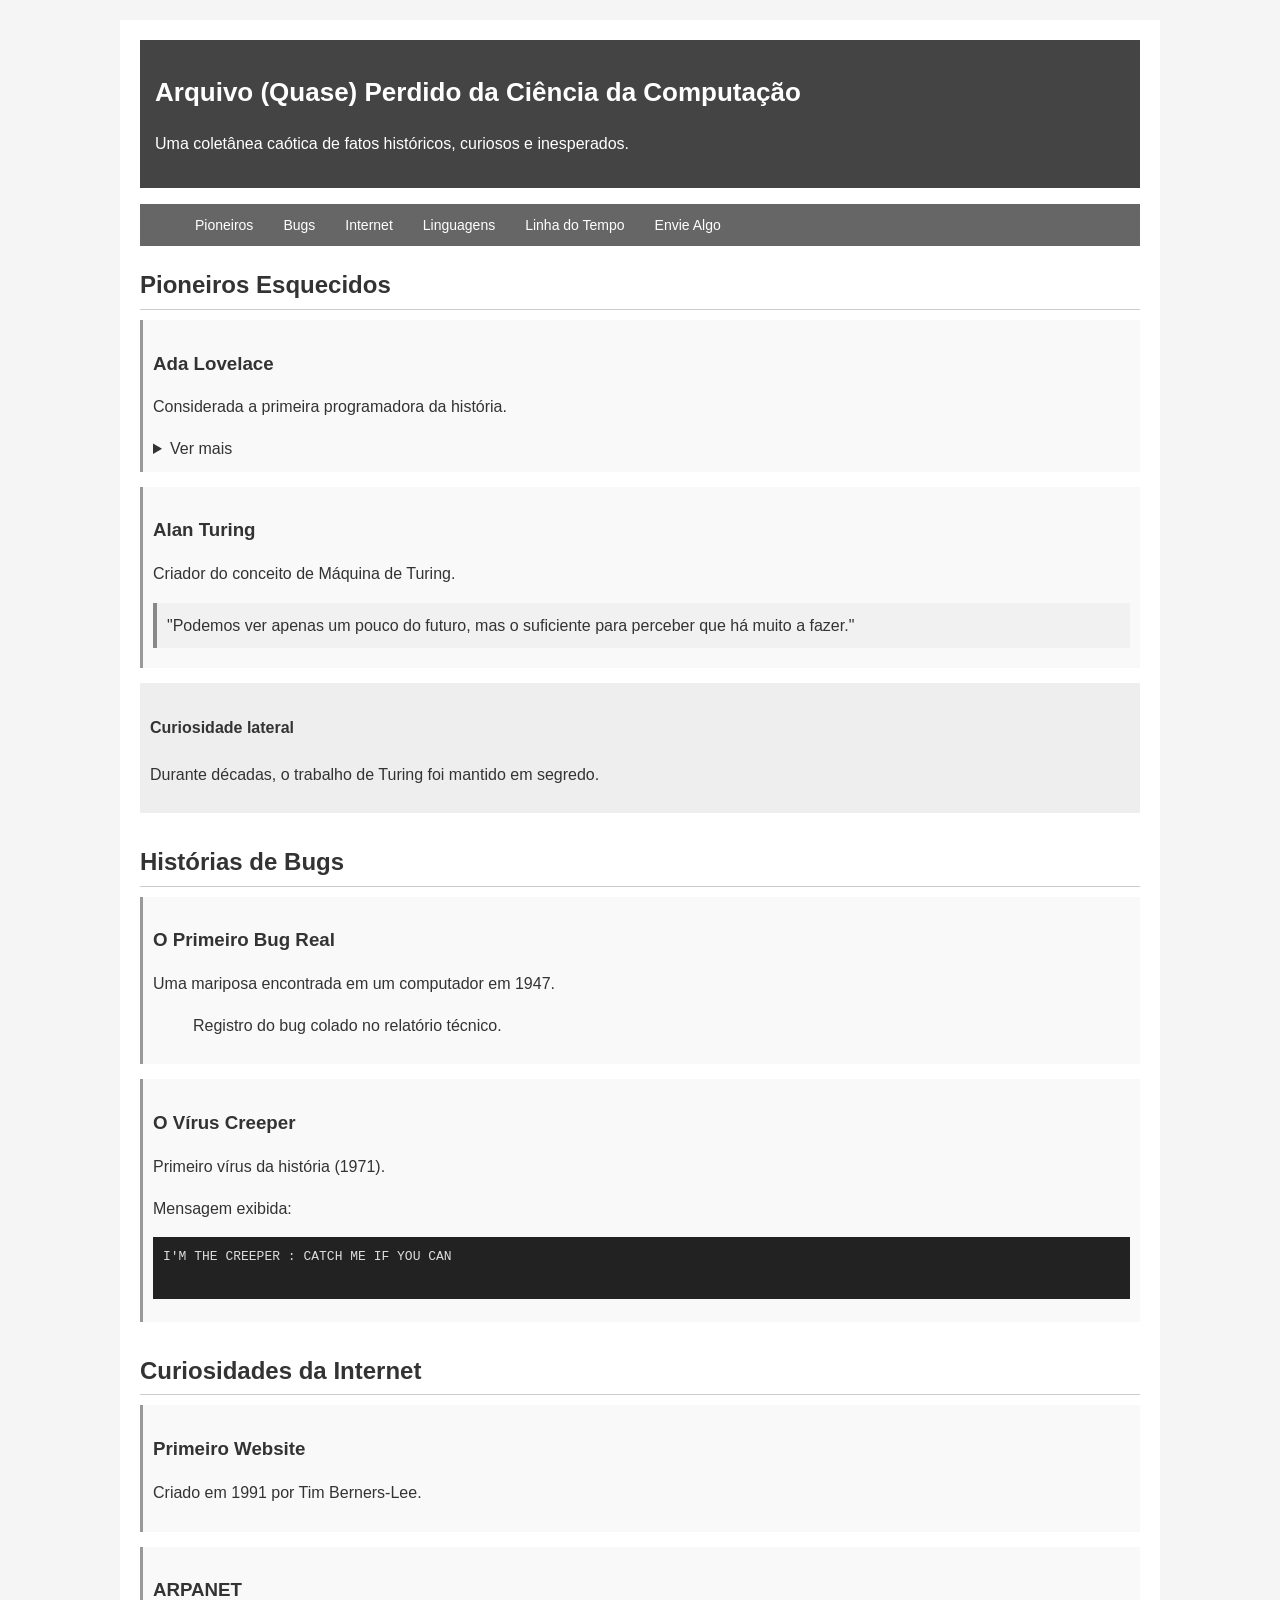
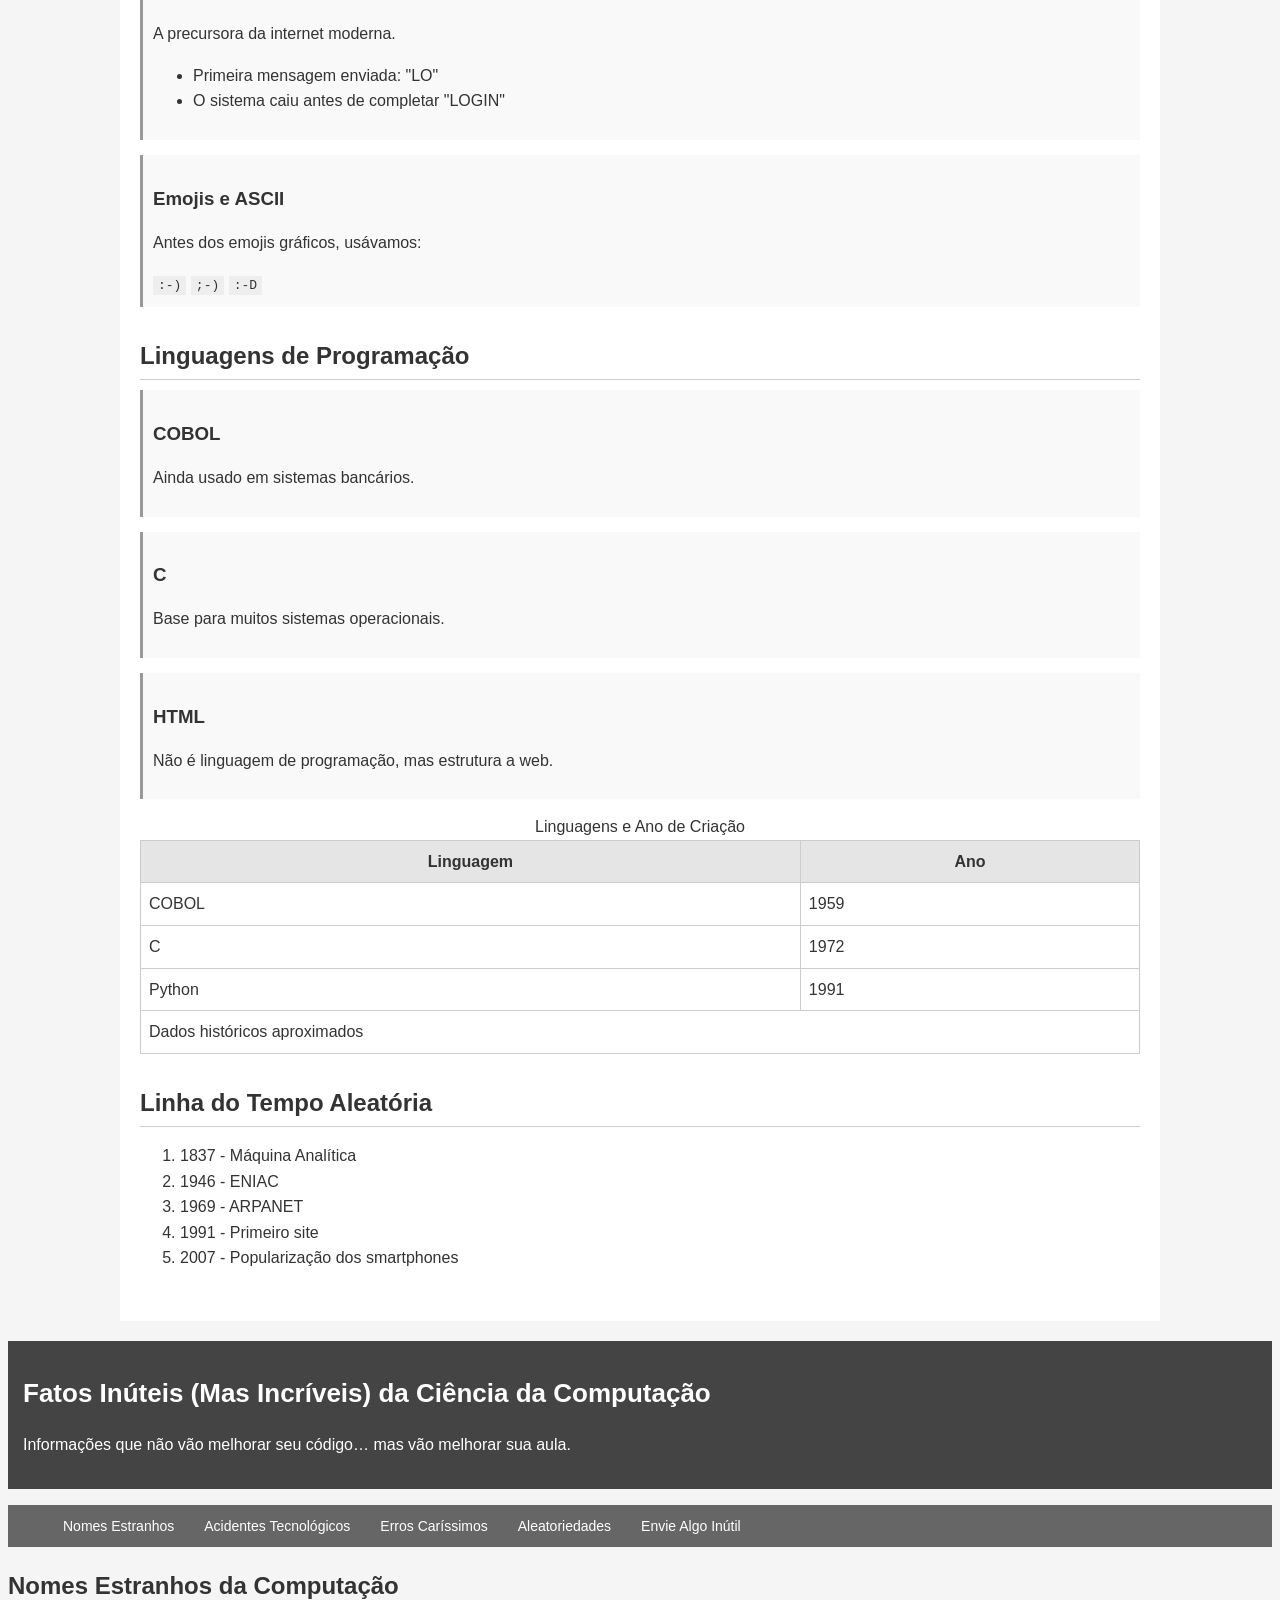
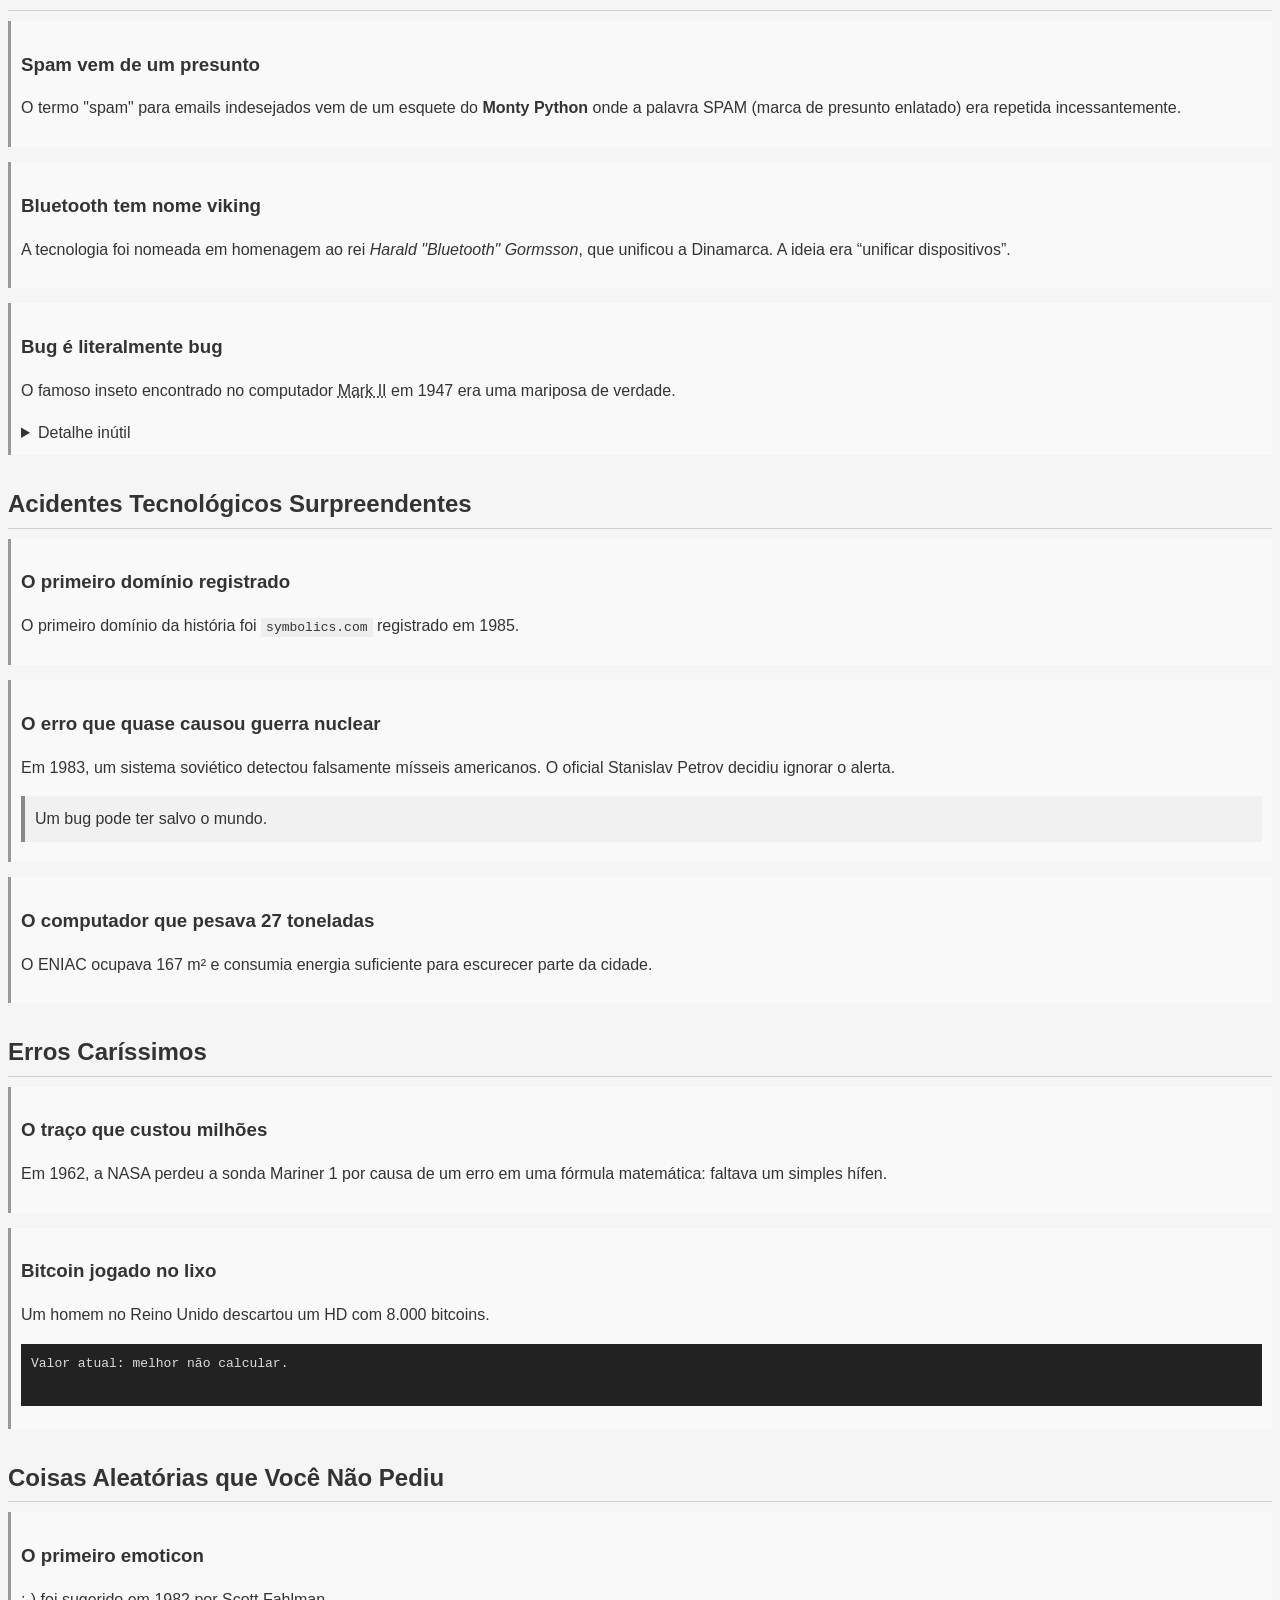
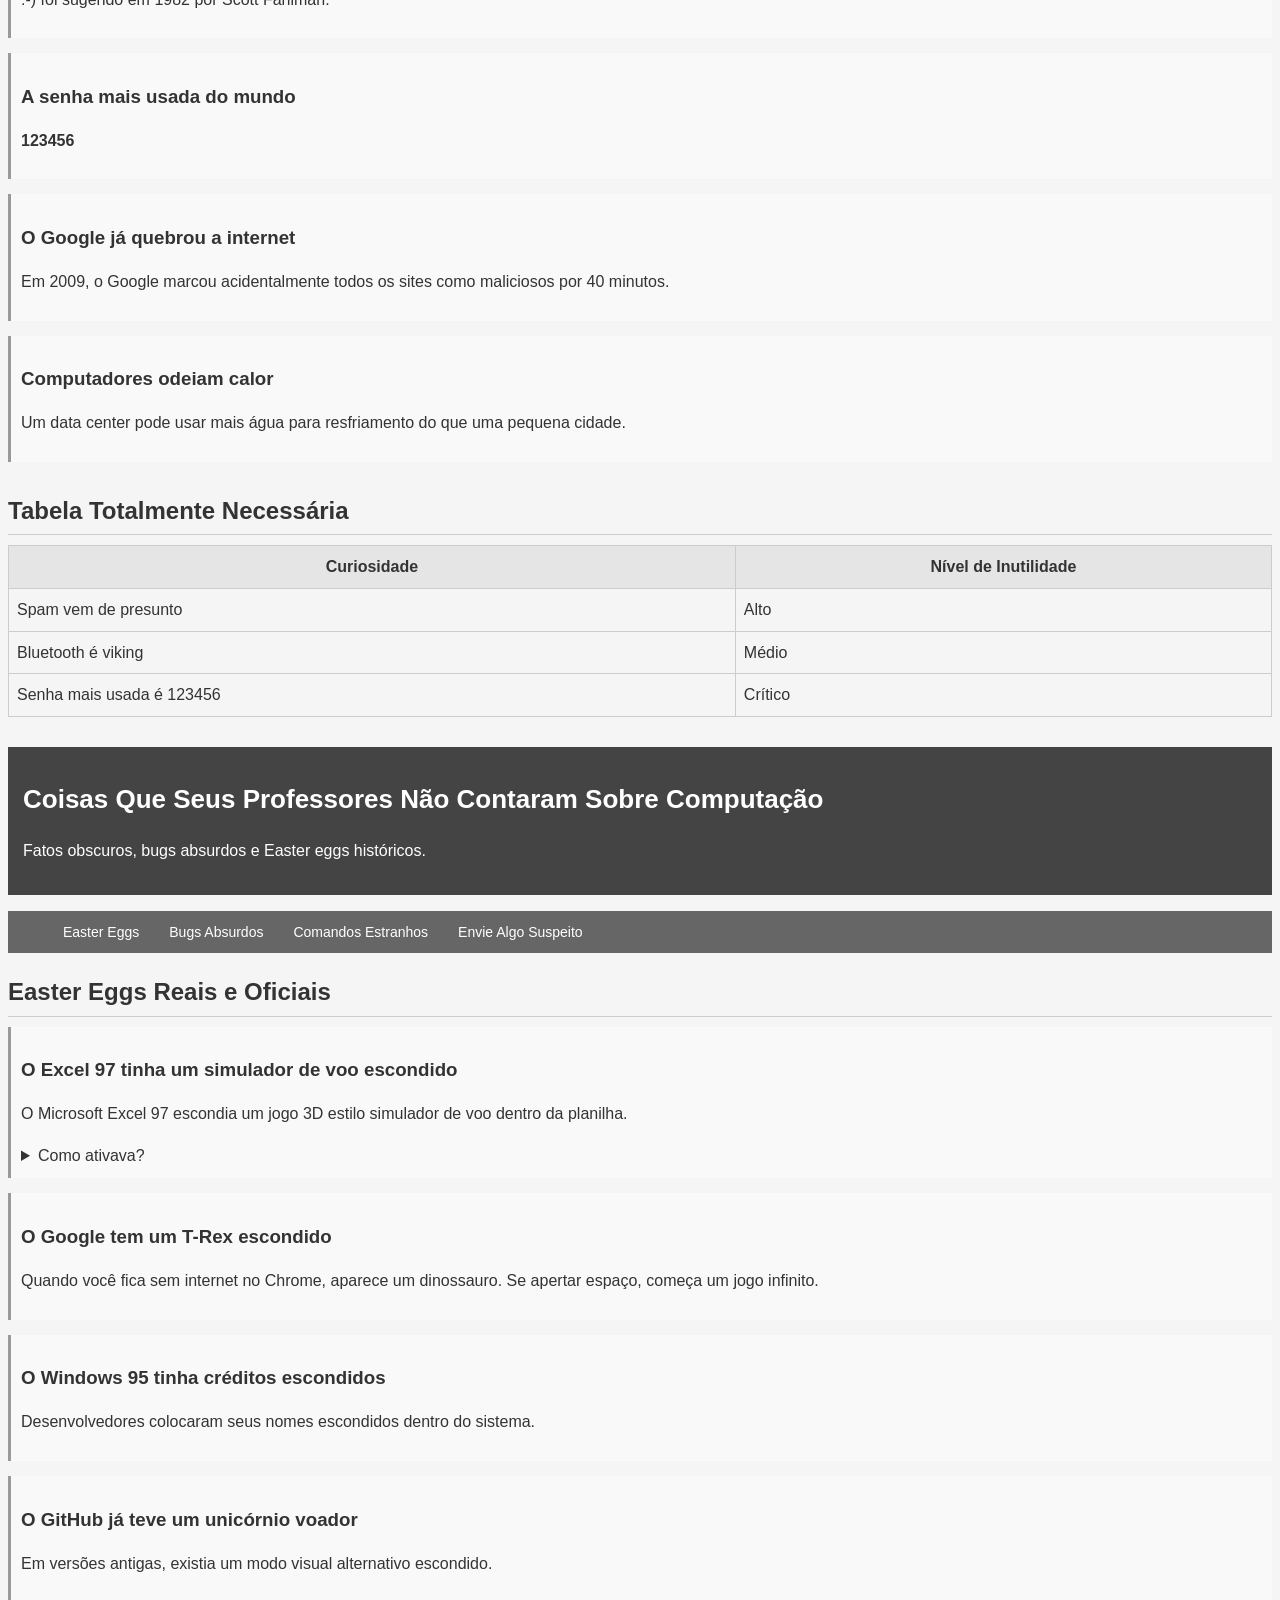
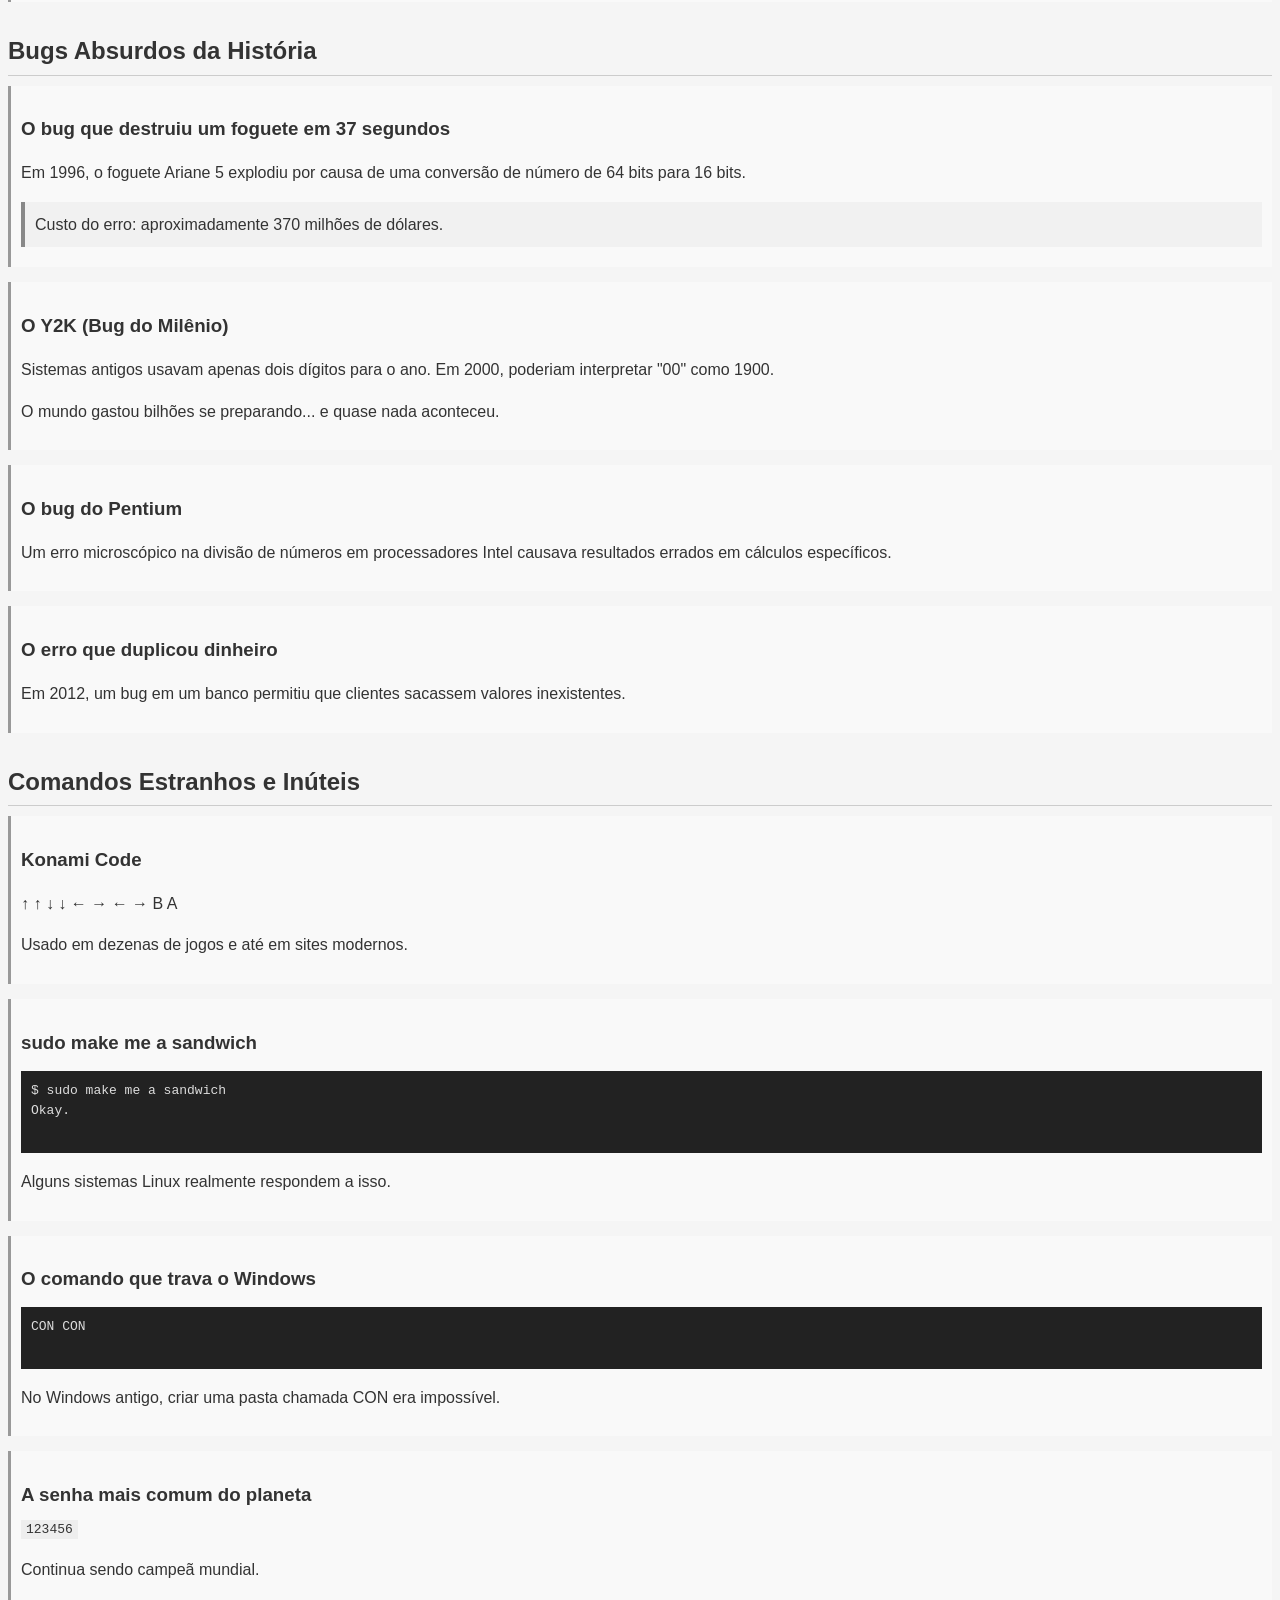
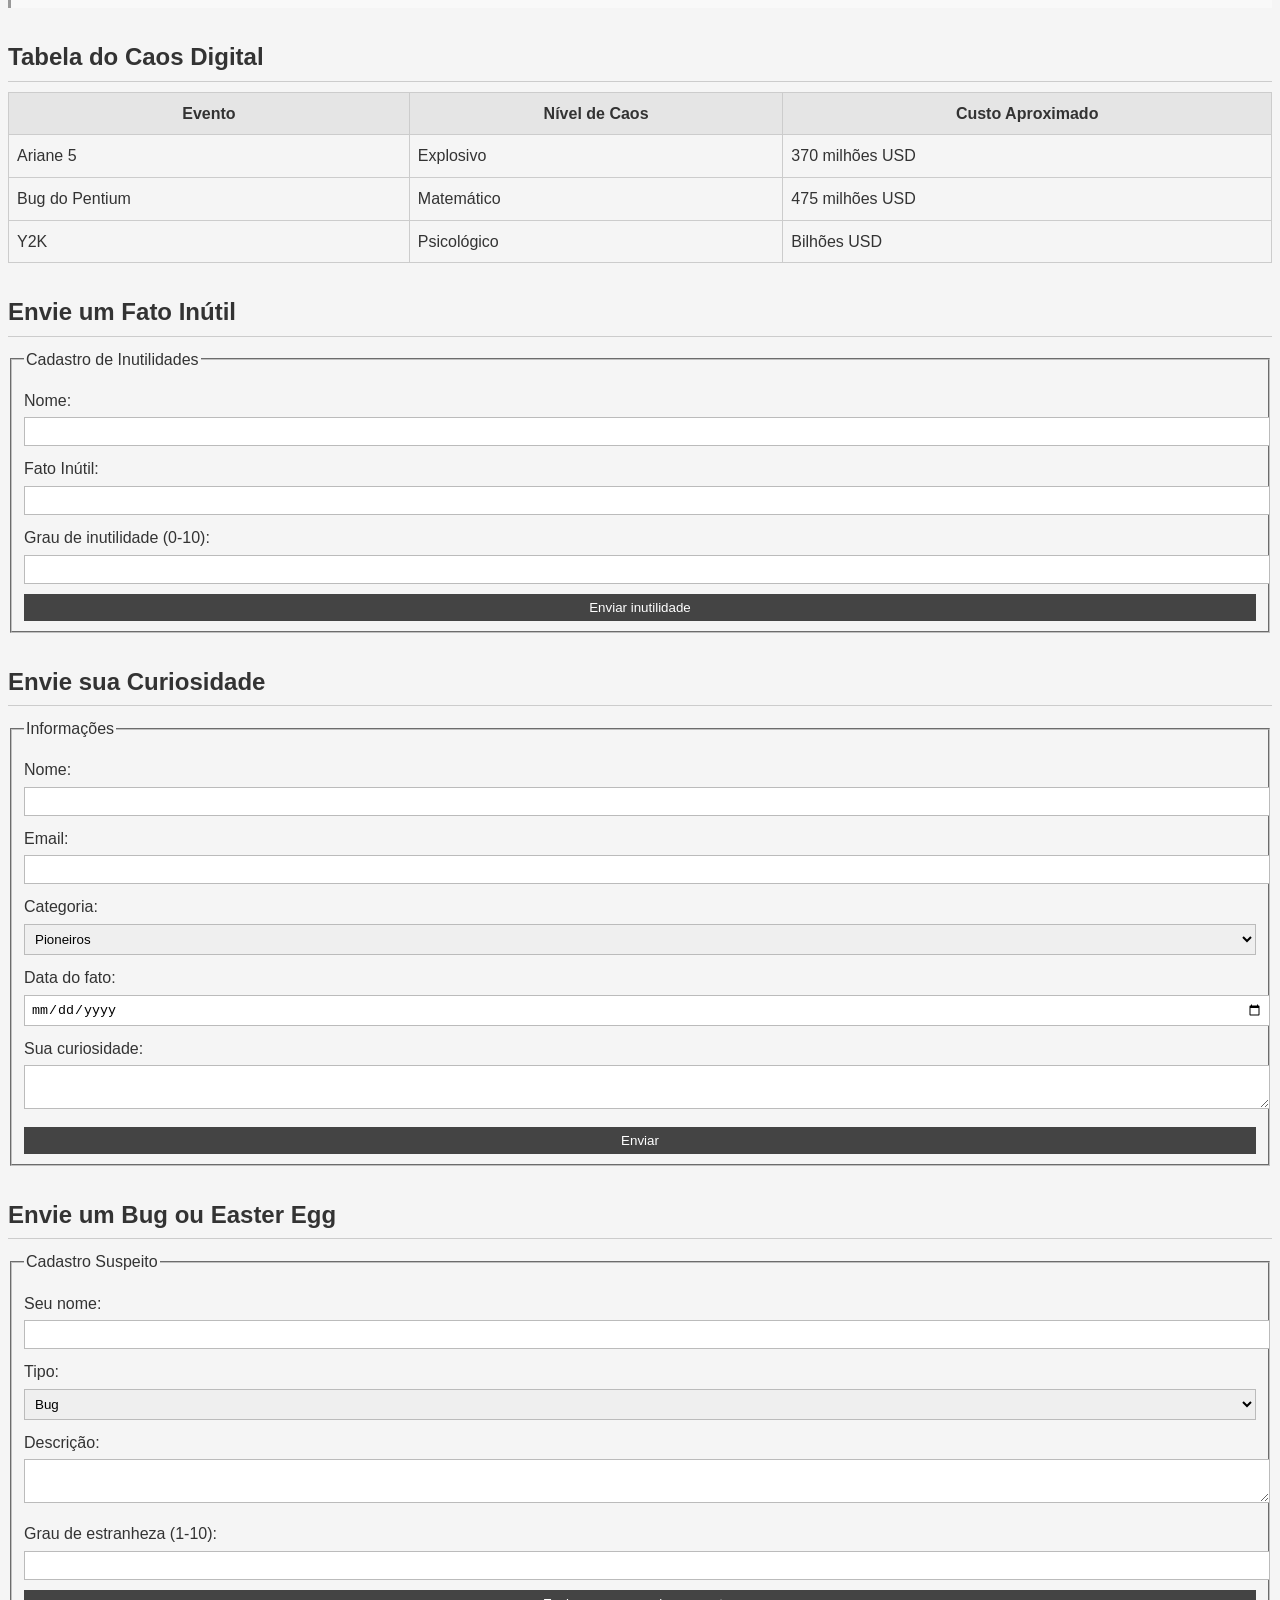
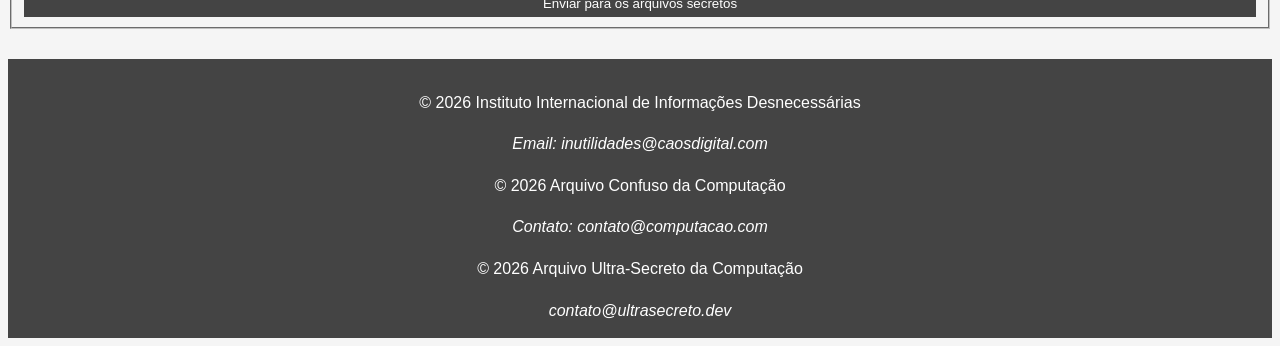
<file: computacao.html>
<!DOCTYPE html>
<!-- saved from url=(0071)file:///D:/Jao/Unicesumar/2026/1S/PROGRAMACAO_FRONT-END/computacao.html -->
<html lang="pt-br"><head><meta http-equiv="Content-Type" content="text/html; charset=UTF-8">
    
    <meta name="description" content="Curiosidades e fatos históricos da Ciência da Computação">
    <meta name="author" content="Portal Computação">
    <meta name="viewport" content="width=device-width, initial-scale=1.0">
    <title>Arquivo Confuso da Computação</title>

  
</head>

<body>
    <style>
	{
    margin:0;
    padding:0;
    box-sizing:border-box;
}

body{
    font-family: Arial, Helvetica, sans-serif;
    background:#f5f5f5;
    color:#333;
    line-height:1.6;
}

#pagina{
    width:90%;
    max-width:1000px;
    margin:20px auto;
    background:white;
    padding:20px;
}

header{
    background:#444;
    color:white;
    padding:15px;
    margin-bottom:15px;
}

header h1{
    font-size:26px;
}

nav{
    background:#666;
    margin-bottom:20px;
}

nav ul{
    list-style:none;
    display:flex;
    flex-wrap:wrap;
}

nav a{
    display:block;
    padding:10px 15px;
    text-decoration:none;
    color:white;
    font-size:14px;
}

nav a:hover{
    background:#555;
}
section{
    margin-bottom:30px;
}

section h2{
    margin-bottom:10px;
    border-bottom:1px solid #ccc;
    padding-bottom:4px;
}


article{
    margin-bottom:15px;
    padding:10px;
    background:#f9f9f9;
    border-left:3px solid #999;
}

article h3{
    margin-bottom:5px;
}

aside{
    background:#eee;
    padding:10px;
    margin-top:10px;
}

blockquote{
    background:#f1f1f1;
    padding:10px;
    margin:10px 0;
    border-left:4px solid #888;
}

code{
    background:#eee;
    padding:2px 5px;
}

pre{
    background:#222;
    color:#ddd;
    padding:10px;
    overflow:auto;
}

table{
    width:100%;
    border-collapse:collapse;
    margin-top:10px;
}

th, td{
    border:1px solid #ccc;
    padding:8px;
}

th{
    background:#e5e5e5;
}
label{
    display:block;
    margin-top:10px;
}

input, select, textarea{
    width:100%;
    padding:6px;
    margin-top:4px;
    border:1px solid #bbb;
}

input[type="submit"]{
    margin-top:10px;
    background:#444;
    color:white;
    border:none;
    cursor:pointer;
}

input[type="submit"]:hover{
    background:#333;
}

footer{
    margin-top:30px;
    padding:15px;
    background:#444;
    color:white;
    text-align:center;
}
    </style>

    <div id="pagina">

        <header id="topo">
            <h1>Arquivo (Quase) Perdido da Ciência da Computação</h1>
            <p>Uma coletânea caótica de fatos históricos, curiosos e inesperados.</p>
        </header>

        <nav id="menu-principal">
            <ul>
                <li><a href="file:///D:/Jao/Unicesumar/2026/1S/PROGRAMACAO_FRONT-END/computacao.html#pioneiros">Pioneiros</a></li>
                <li><a href="file:///D:/Jao/Unicesumar/2026/1S/PROGRAMACAO_FRONT-END/computacao.html#bugs">Bugs</a></li>
                <li><a href="file:///D:/Jao/Unicesumar/2026/1S/PROGRAMACAO_FRONT-END/computacao.html#internet">Internet</a></li>
                <li><a href="file:///D:/Jao/Unicesumar/2026/1S/PROGRAMACAO_FRONT-END/computacao.html#linguagens">Linguagens</a></li>
                <li><a href="file:///D:/Jao/Unicesumar/2026/1S/PROGRAMACAO_FRONT-END/computacao.html#linha-do-tempo">Linha do Tempo</a></li>
                <li><a href="file:///D:/Jao/Unicesumar/2026/1S/PROGRAMACAO_FRONT-END/computacao.html#formulario">Envie Algo</a></li>
            </ul>
        </nav>

        <main>

            <section id="pioneiros">
                <h2>Pioneiros Esquecidos</h2>

                <article>
                    <h3>Ada Lovelace</h3>
                    <p>Considerada a primeira programadora da história.</p>
                    <details>
                        <summary>Ver mais</summary>
                        <p>Ela escreveu um algoritmo para a Máquina Analítica no século XIX.</p>
                    </details>
                </article>

                <article>
                    <h3>Alan Turing</h3>
                    <p>Criador do conceito de Máquina de Turing.</p>
                    <blockquote>
                        "Podemos ver apenas um pouco do futuro, mas o suficiente para perceber que há muito a fazer."
                    </blockquote>
                </article>

                <aside>
                    <h4>Curiosidade lateral</h4>
                    <p>Durante décadas, o trabalho de Turing foi mantido em segredo.</p>
                </aside>
            </section>

            <section id="bugs">
                <h2>Histórias de Bugs</h2>

                <article>
                    <h3>O Primeiro Bug Real</h3>
                    <p>Uma mariposa encontrada em um computador em 1947.</p>
                    <figure>
                        <figcaption>Registro do bug colado no relatório técnico.</figcaption>
                    </figure>
                </article>

                <article>
                    <h3>O Vírus Creeper</h3>
                    <p>Primeiro vírus da história (1971).</p>
                    <p>Mensagem exibida:</p>
                    <pre>I'M THE CREEPER : CATCH ME IF YOU CAN
                </pre>
                </article>
            </section>

            <section id="internet">
                <h2>Curiosidades da Internet</h2>

                <article>
                    <h3>Primeiro Website</h3>
                    <p>Criado em 1991 por Tim Berners-Lee.</p>
                </article>

                <article>
                    <h3>ARPANET</h3>
                    <p>A precursora da internet moderna.</p>
                    <ul>
                        <li>Primeira mensagem enviada: "LO"</li>
                        <li>O sistema caiu antes de completar "LOGIN"</li>
                    </ul>
                </article>

                <article>
                    <h3>Emojis e ASCII</h3>
                    <p>Antes dos emojis gráficos, usávamos:</p>
                    <code>:-)</code>
                    <code>;-)</code>
                    <code>:-D</code>
                </article>
            </section>

            <section id="linguagens">
                <h2>Linguagens de Programação</h2>

                <article>
                    <h3>COBOL</h3>
                    <p>Ainda usado em sistemas bancários.</p>
                </article>

                <article>
                    <h3>C</h3>
                    <p>Base para muitos sistemas operacionais.</p>
                </article>

                <article>
                    <h3>HTML</h3>
                    <p>Não é linguagem de programação, mas estrutura a web.</p>
                </article>

                <div>
                    <table border="1">
                        <caption>Linguagens e Ano de Criação</caption>
                        <thead>
                            <tr>
                                <th>Linguagem</th>
                                <th>Ano</th>
                            </tr>
                        </thead>
                        <tbody>
                            <tr>
                                <td>COBOL</td>
                                <td>1959</td>
                            </tr>
                            <tr>
                                <td>C</td>
                                <td>1972</td>
                            </tr>
                            <tr>
                                <td>Python</td>
                                <td>1991</td>
                            </tr>
                        </tbody>
                        <tfoot>
                            <tr>
                                <td colspan="2">Dados históricos aproximados</td>
                            </tr>
                        </tfoot>
                    </table>
                </div>
            </section>

            <section id="linha-do-tempo">
                <h2>Linha do Tempo Aleatória</h2>

                <ol>
                    <li>1837 - Máquina Analítica</li>
                    <li>1946 - ENIAC</li>
                    <li>1969 - ARPANET</li>
                    <li>1991 - Primeiro site</li>
                    <li>2007 - Popularização dos smartphones</li>
                </ol>
            </section>


    </main></div>


    <header>
        <h1>Fatos Inúteis (Mas Incríveis) da Ciência da Computação</h1>
        <p>Informações que não vão melhorar seu código… mas vão melhorar sua aula.</p>
    </header>

    <nav>
        <ul>
            <li><a href="file:///D:/Jao/Unicesumar/2026/1S/PROGRAMACAO_FRONT-END/computacao.html#nomes">Nomes Estranhos</a></li>
            <li><a href="file:///D:/Jao/Unicesumar/2026/1S/PROGRAMACAO_FRONT-END/computacao.html#acidentes">Acidentes Tecnológicos</a></li>
            <li><a href="file:///D:/Jao/Unicesumar/2026/1S/PROGRAMACAO_FRONT-END/computacao.html#dinheiro">Erros Caríssimos</a></li>
            <li><a href="file:///D:/Jao/Unicesumar/2026/1S/PROGRAMACAO_FRONT-END/computacao.html#aleatorio">Aleatoriedades</a></li>
            <li><a href="file:///D:/Jao/Unicesumar/2026/1S/PROGRAMACAO_FRONT-END/computacao.html#form">Envie Algo Inútil</a></li>
        </ul>
    </nav>



    <section id="nomes">
        <h2>Nomes Estranhos da Computação</h2>

        <article>
            <h3>Spam vem de um presunto</h3>
            <p>
                O termo "spam" para emails indesejados vem de um esquete do
                <strong>Monty Python</strong> onde a palavra SPAM (marca de presunto enlatado)
                era repetida incessantemente.
            </p>
        </article>

        <article>
            <h3>Bluetooth tem nome viking</h3>
            <p>
                A tecnologia foi nomeada em homenagem ao rei
                <em>Harald "Bluetooth" Gormsson</em>, que unificou a Dinamarca.
                A ideia era “unificar dispositivos”.
            </p>
        </article>

        <article>
            <h3>Bug é literalmente bug</h3>
            <p>
                O famoso inseto encontrado no computador
                <abbr title="Harvard Mark II">Mark II</abbr> em 1947
                era uma mariposa de verdade.
            </p>
            <details>
                <summary>Detalhe inútil</summary>
                <p>O inseto ainda está preservado em um museu.</p>
            </details>
        </article>

    </section>


    <section id="acidentes">

        <h2>Acidentes Tecnológicos Surpreendentes</h2>

        <article>
            <h3>O primeiro domínio registrado</h3>
            <p>
                O primeiro domínio da história foi
                <code>symbolics.com</code> registrado em 1985.
            </p>
        </article>

        <article>
            <h3>O erro que quase causou guerra nuclear</h3>
            <p>
                Em 1983, um sistema soviético detectou falsamente mísseis americanos.
                O oficial Stanislav Petrov decidiu ignorar o alerta.
            </p>
            <blockquote>
                Um bug pode ter salvo o mundo.
            </blockquote>
        </article>

        <article>
            <h3>O computador que pesava 27 toneladas</h3>
            <p>
                O ENIAC ocupava 167 m² e consumia energia suficiente para escurecer parte da cidade.
            </p>
        </article>

    </section>


    <section id="dinheiro">

        <h2>Erros Caríssimos</h2>

        <article>
            <h3>O traço que custou milhões</h3>
            <p>
                Em 1962, a NASA perdeu a sonda Mariner 1 por causa de um erro em uma fórmula matemática:
                faltava um simples hífen.
            </p>
        </article>

        <article>
            <h3>Bitcoin jogado no lixo</h3>
            <p>
                Um homem no Reino Unido descartou um HD com 8.000 bitcoins.
            </p>
            <pre>Valor atual: melhor não calcular.
        </pre>
        </article>

    </section>


    <section id="aleatorio">

        <h2>Coisas Aleatórias que Você Não Pediu</h2>

        <article>
            <h3>O primeiro emoticon</h3>
            <p>
                :-) foi sugerido em 1982 por Scott Fahlman.
            </p>
        </article>

        <article>
            <h3>A senha mais usada do mundo</h3>
            <p><strong>123456</strong></p>
        </article>

        <article>
            <h3>O Google já quebrou a internet</h3>
            <p>
                Em 2009, o Google marcou acidentalmente todos os sites como maliciosos por 40 minutos.
            </p>
        </article>

        <article>
            <h3>Computadores odeiam calor</h3>
            <p>
                Um data center pode usar mais água para resfriamento do que uma pequena cidade.
            </p>
        </article>

    </section>


    <section>

        <h2>Tabela Totalmente Necessária</h2>

        <table border="1">
            <tbody><tr>
                <th>Curiosidade</th>
                <th>Nível de Inutilidade</th>
            </tr>
            <tr>
                <td>Spam vem de presunto</td>
                <td>Alto</td>
            </tr>
            <tr>
                <td>Bluetooth é viking</td>
                <td>Médio</td>
            </tr>
            <tr>
                <td>Senha mais usada é 123456</td>
                <td>Crítico</td>
            </tr>
        </tbody></table>

    </section>

    <header>
        <h1>Coisas Que Seus Professores Não Contaram Sobre Computação</h1>
        <p>Fatos obscuros, bugs absurdos e Easter eggs históricos.</p>
    </header>

    <nav>
        <ul>
            <li><a href="file:///D:/Jao/Unicesumar/2026/1S/PROGRAMACAO_FRONT-END/computacao.html#easter-eggs">Easter Eggs</a></li>
            <li><a href="file:///D:/Jao/Unicesumar/2026/1S/PROGRAMACAO_FRONT-END/computacao.html#bugs-absurdos">Bugs Absurdos</a></li>
            <li><a href="file:///D:/Jao/Unicesumar/2026/1S/PROGRAMACAO_FRONT-END/computacao.html#comandos-secretos">Comandos Estranhos</a></li>
            <li><a href="file:///D:/Jao/Unicesumar/2026/1S/PROGRAMACAO_FRONT-END/computacao.html#formulario-secreto">Envie Algo Suspeito</a></li>
        </ul>
    </nav>


    <section id="easter-eggs">

        <h2>Easter Eggs Reais e Oficiais</h2>

        <article>
            <h3>O Excel 97 tinha um simulador de voo escondido</h3>
            <p>
                O Microsoft Excel 97 escondia um jogo 3D estilo simulador de voo
                dentro da planilha.
            </p>
            <details>
                <summary>Como ativava?</summary>
                <p>Era preciso selecionar células específicas e usar combinações absurdas de teclado.</p>
            </details>
        </article>

        <article>
            <h3>O Google tem um T-Rex escondido</h3>
            <p>
                Quando você fica sem internet no Chrome, aparece um dinossauro.
                Se apertar espaço, começa um jogo infinito.
            </p>
        </article>

        <article>
            <h3>O Windows 95 tinha créditos escondidos</h3>
            <p>
                Desenvolvedores colocaram seus nomes escondidos dentro do sistema.
            </p>
        </article>

        <article>
            <h3>O GitHub já teve um unicórnio voador</h3>
            <p>
                Em versões antigas, existia um modo visual alternativo escondido.
            </p>
        </article>

    </section>



    <section id="bugs-absurdos">

        <h2>Bugs Absurdos da História</h2>

        <article>
            <h3>O bug que destruiu um foguete em 37 segundos</h3>
            <p>
                Em 1996, o foguete Ariane 5 explodiu por causa de uma conversão de número
                de 64 bits para 16 bits.
            </p>
            <blockquote>
                Custo do erro: aproximadamente 370 milhões de dólares.
            </blockquote>
        </article>

        <article>
            <h3>O Y2K (Bug do Milênio)</h3>
            <p>
                Sistemas antigos usavam apenas dois dígitos para o ano.
                Em 2000, poderiam interpretar "00" como 1900.
            </p>
            <p>
                O mundo gastou bilhões se preparando... e quase nada aconteceu.
            </p>
        </article>

        <article>
            <h3>O bug do Pentium</h3>
            <p>
                Um erro microscópico na divisão de números em processadores Intel
                causava resultados errados em cálculos específicos.
            </p>
        </article>

        <article>
            <h3>O erro que duplicou dinheiro</h3>
            <p>
                Em 2012, um bug em um banco permitiu que clientes sacassem valores inexistentes.
            </p>
        </article>

    </section>



    <section id="comandos-secretos">

        <h2>Comandos Estranhos e Inúteis</h2>

        <article>
            <h3>Konami Code</h3>
            <p>
                ↑ ↑ ↓ ↓ ← → ← → B A
            </p>
            <p>
                Usado em dezenas de jogos e até em sites modernos.
            </p>
        </article>

        <article>
            <h3>sudo make me a sandwich</h3>
            <pre>$ sudo make me a sandwich
Okay.
        </pre>
            <p>Alguns sistemas Linux realmente respondem a isso.</p>
        </article>

        <article>
            <h3>O comando que trava o Windows</h3>
            <pre>CON CON
        </pre>
            <p>
                No Windows antigo, criar uma pasta chamada CON era impossível.
            </p>
        </article>

        <article>
            <h3>A senha mais comum do planeta</h3>
            <code>123456</code>
            <p>
                Continua sendo campeã mundial.
            </p>
        </article>

    </section>



    <section>

        <h2>Tabela do Caos Digital</h2>

        <table border="1">
            <tbody><tr>
                <th>Evento</th>
                <th>Nível de Caos</th>
                <th>Custo Aproximado</th>
            </tr>
            <tr>
                <td>Ariane 5</td>
                <td>Explosivo</td>
                <td>370 milhões USD</td>
            </tr>
            <tr>
                <td>Bug do Pentium</td>
                <td>Matemático</td>
                <td>475 milhões USD</td>
            </tr>
            <tr>
                <td>Y2K</td>
                <td>Psicológico</td>
                <td>Bilhões USD</td>
            </tr>
        </tbody></table>

    </section>


    <section id="form">

        <h2>Envie um Fato Inútil</h2>

        <form>
            <fieldset>
                <legend>Cadastro de Inutilidades</legend>

                <label>Nome:</label>
                <input type="text" name="nome">

                <label>Fato Inútil:</label>
                <input type="text" name="fato">

                <label>Grau de inutilidade (0-10):</label>
                <input type="number" name="grau" min="0" max="10">

                <input type="submit" value="Enviar inutilidade">
            </fieldset>
        </form>

    </section>
    <section id="formulario">
        <h2>Envie sua Curiosidade</h2>

        <form>
            <fieldset>
                <legend>Informações</legend>

                <label>Nome:</label>
                <input type="text" name="nome">

                <label>Email:</label>
                <input type="email" name="email">

                <label>Categoria:</label>
                <select name="categoria">
                    <option>Pioneiros</option>
                    <option>Bugs</option>
                    <option>Internet</option>
                    <option>Linguagens</option>
                </select>

                <label>Data do fato:</label>
                <input type="date" name="data">

                <label>Sua curiosidade:</label>
                <textarea name="curiosidade"></textarea>

                <input type="submit" value="Enviar">
            </fieldset>
        </form>
    </section>


    <section id="formulario-secreto">

        <h2>Envie um Bug ou Easter Egg</h2>

        <form>
            <fieldset>
                <legend>Cadastro Suspeito</legend>

                <label>Seu nome:</label>
                <input type="text" name="nome">

                <label>Tipo:</label>
                <select name="tipo">
                    <option>Bug</option>
                    <option>Easter Egg</option>
                    <option>Comando estranho</option>
                </select>

                <label>Descrição:</label>
                <textarea name="descricao"></textarea>

                <label>Grau de estranheza (1-10):</label>
                <input type="number" min="1" max="10">

                <input type="submit" value="Enviar para os arquivos secretos">
            </fieldset>
        </form>

    </section>


    

<footer>
    <p>© 2026 Instituto Internacional de Informações Desnecessárias</p>
    <address>Email: inutilidades@caosdigital.com</address>
    <p>© 2026 Arquivo Confuso da Computação</p>
    <address>
        Contato: contato@computacao.com
    </address>
    <p>© 2026 Arquivo Ultra-Secreto da Computação</p>
    <address>contato@ultrasecreto.dev</address>
</footer>





</body></html>
</file>
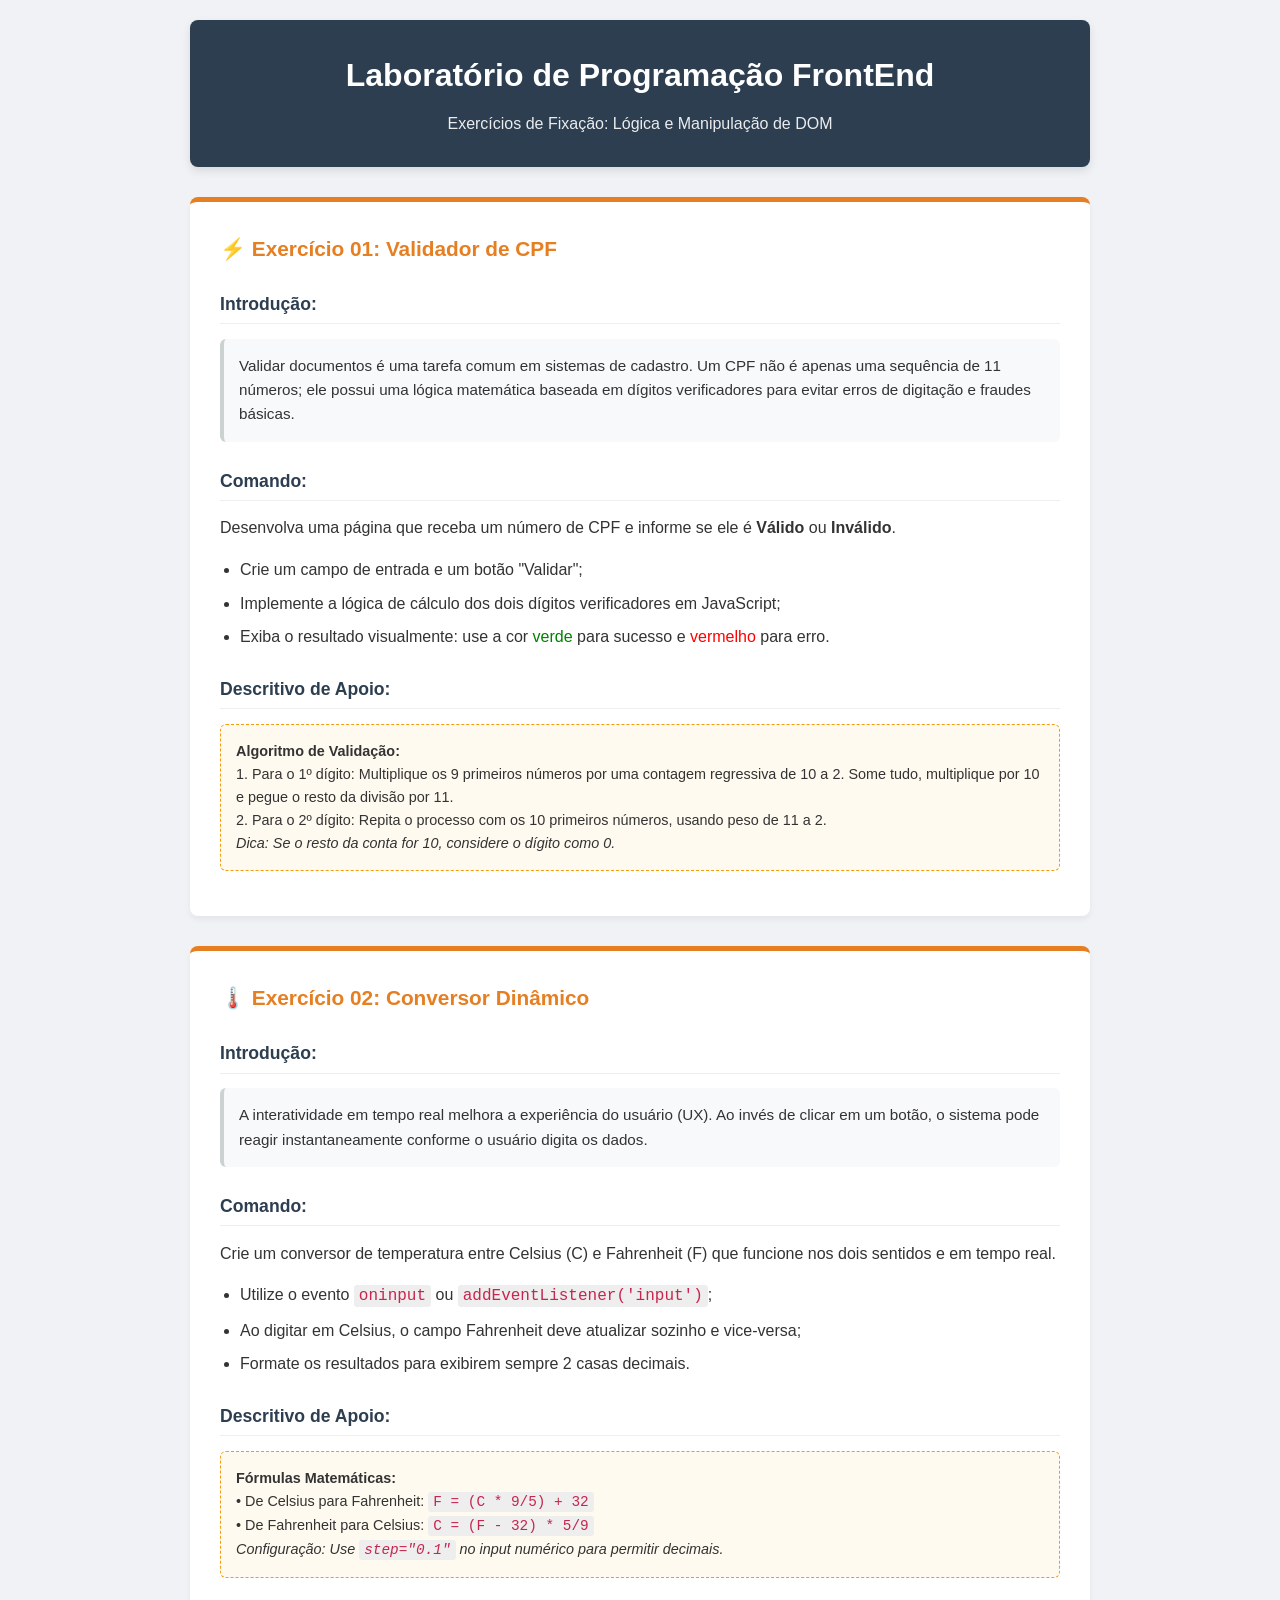
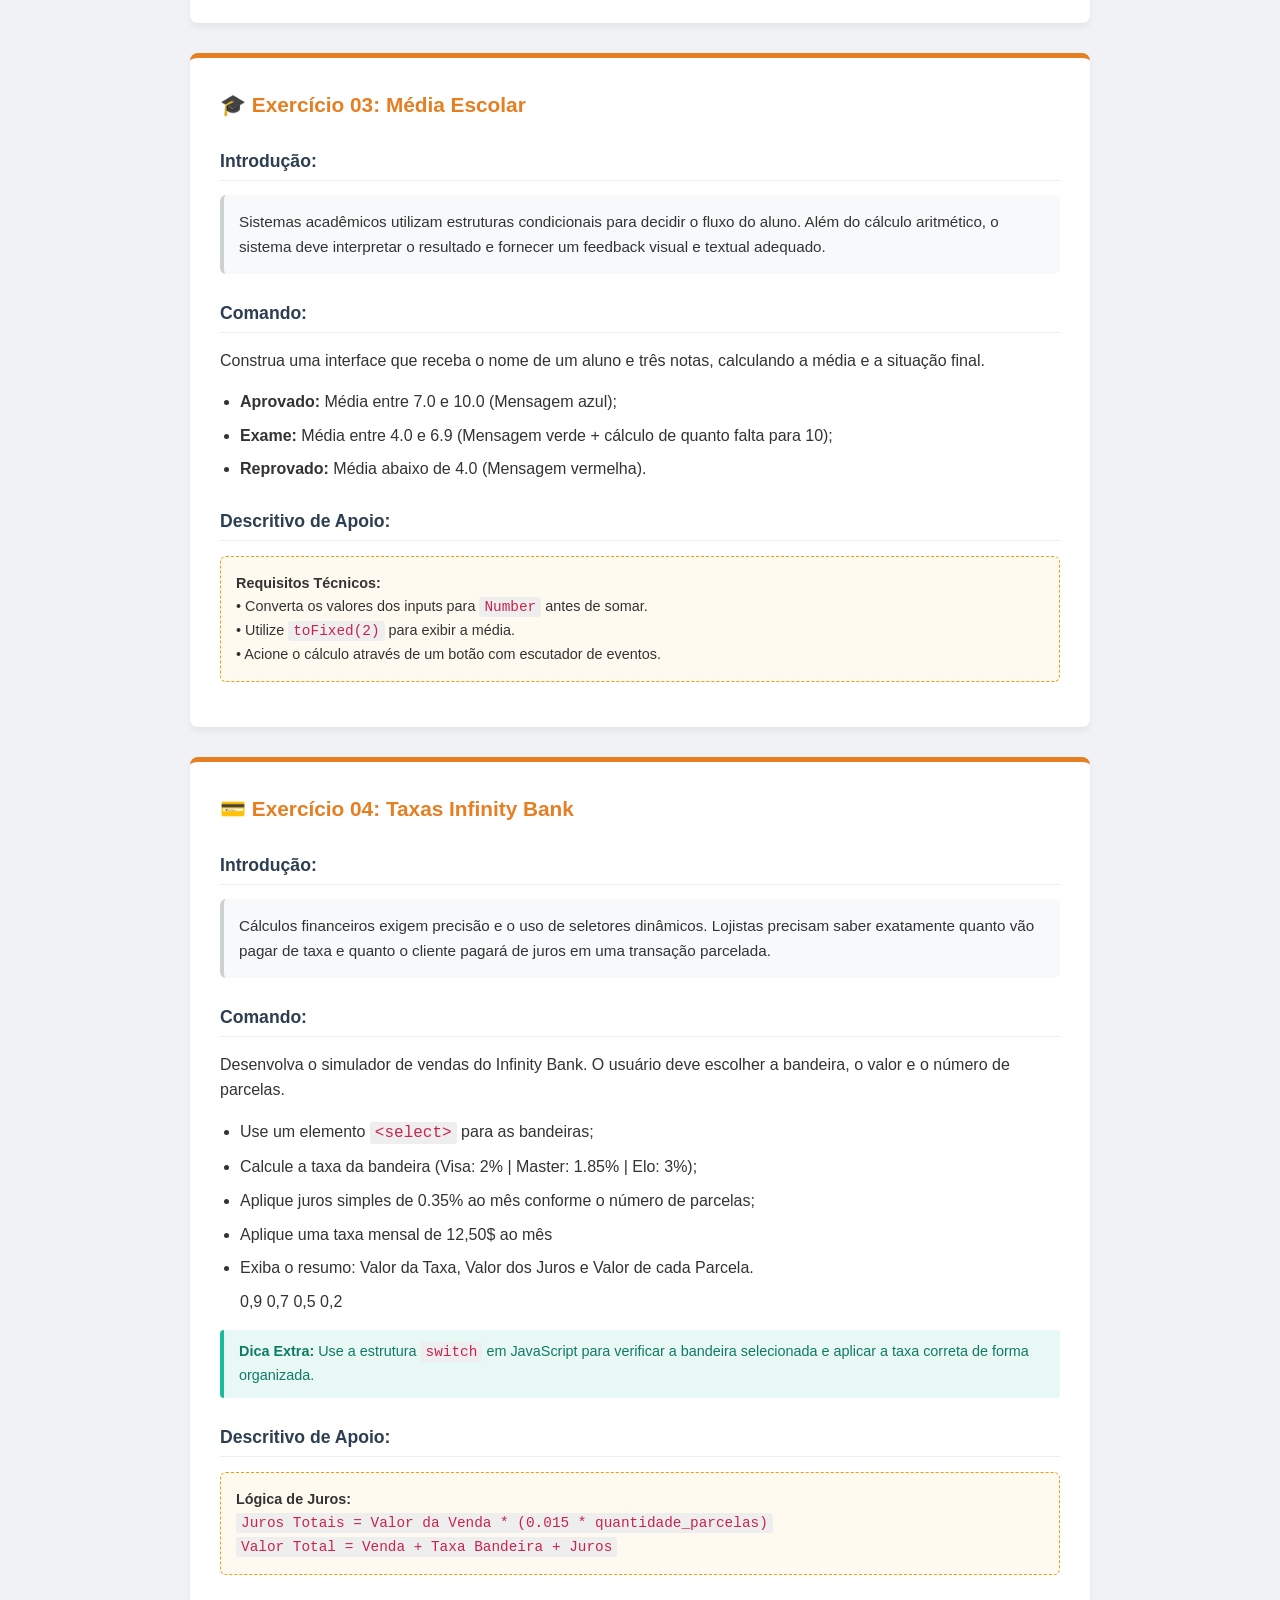
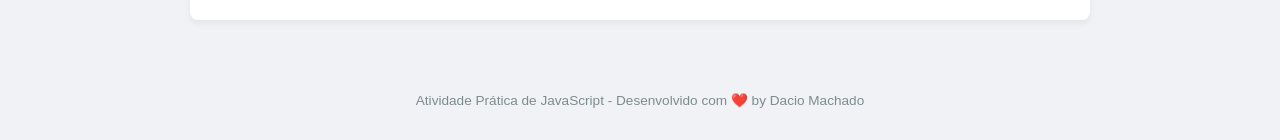
<file: dacio_2o_bim/atividade_12052026.html>
<!DOCTYPE html>
<html lang="pt-br">
<head>
    <meta charset="UTF-8">
    <meta name="viewport" content="width=device-width, initial-scale=1.0">
    <title>Atividade Prática: Lógica com JavaScript</title>
    <style>
        :root {
            --primary-color: #2c3e50;
            --accent-color: #e67e22; /* Cor diferente da prova para diferenciar */
            --bg-color: #f0f2f5;
            --card-bg: #ffffff;
            --text-color: #333;
        }

        body {
            font-family: 'Segoe UI', Tahoma, Geneva, Verdana, sans-serif;
            background-color: var(--bg-color);
            color: var(--text-color);
            line-height: 1.6;
            margin: 0;
            padding: 20px;
        }

        .container {
            max-width: 900px;
            margin: 0 auto;
        }

        header {
            text-align: center;
            padding: 30px 0;
            background: var(--primary-color);
            color: white;
            border-radius: 8px;
            margin-bottom: 30px;
            box-shadow: 0 4px 10px rgba(0,0,0,0.1);
        }

        header h1 { margin: 0; font-size: 2em; }
        header p { margin: 10px 0 0; opacity: 0.9; }

        .question-card {
            background: var(--card-bg);
            padding: 30px;
            border-radius: 8px;
            box-shadow: 0 4px 6px rgba(0,0,0,0.05);
            margin-bottom: 30px;
            border-top: 5px solid var(--accent-color);
        }

        .question-header {
            font-weight: bold;
            font-size: 1.3em;
            color: var(--accent-color);
            margin-bottom: 15px;
            display: flex;
            align-items: center;
        }

        h2 {
            font-size: 1.1em;
            color: var(--primary-color);
            margin-top: 25px;
            border-bottom: 1px solid #eee;
            padding-bottom: 5px;
        }

        .intro-box {
            background-color: #f8f9fa;
            padding: 15px;
            border-radius: 6px;
            border-left: 4px solid #ccd1d1;
            font-size: 0.95em;
        }

        .descritivo-apoio {
            background-color: #fffaf0;
            padding: 15px;
            margin: 15px 0;
            border-radius: 6px;
            border: 1px dashed #f39c12;
            font-size: 0.9em;
        }

        .comando {
            font-weight: 500;
        }

        .item-destaque {
            background-color: #e8f8f5;
            padding: 10px 15px;
            margin: 15px 0;
            border-radius: 4px;
            font-size: 0.9em;
            color: #117a65;
            border-left: 4px solid #1abc9c;
        }

        code {
            background: #eee;
            padding: 2px 5px;
            border-radius: 3px;
            font-family: 'Consolas', monospace;
            color: #c7254e;
        }

        ul { padding-left: 20px; }
        li { margin-bottom: 8px; }

        footer {
            text-align: center;
            margin-top: 50px;
            padding: 20px;
            font-size: 0.85em;
            color: #7f8c8d;
        }
    </style>
</head>
<body>

    <div class="container">
        <header>
            <h1>Laboratório de Programação FrontEnd </h1>
            <p>Exercícios de Fixação: Lógica e Manipulação de DOM</p>
        </header>

        <section class="question-card">
            <div class="question-header">⚡ Exercício 01: Validador de CPF</div>
            
            <h2>Introdução:</h2>
            <div class="intro-box">
                Validar documentos é uma tarefa comum em sistemas de cadastro. Um CPF não é apenas uma sequência de 11 números; ele possui uma lógica matemática baseada em dígitos verificadores para evitar erros de digitação e fraudes básicas.
            </div>

            <h2>Comando:</h2>
            <div class="comando">
                Desenvolva uma página que receba um número de CPF e informe se ele é <strong>Válido</strong> ou <strong>Inválido</strong>.
                <ul>
                    <li>Crie um campo de entrada e um botão "Validar";</li>
                    <li>Implemente a lógica de cálculo dos dois dígitos verificadores em JavaScript;</li>
                    <li>Exiba o resultado visualmente: use a cor <span style="color:green">verde</span> para sucesso e <span style="color:red">vermelho</span> para erro.</li>
                </ul>
            </div>

            <h2>Descritivo de Apoio:</h2>
            <div class="descritivo-apoio">
                <strong>Algoritmo de Validação:</strong>
                <br>1. Para o 1º dígito: Multiplique os 9 primeiros números por uma contagem regressiva de 10 a 2. Some tudo, multiplique por 10 e pegue o resto da divisão por 11.
                <br>2. Para o 2º dígito: Repita o processo com os 10 primeiros números, usando peso de 11 a 2.
                <br><em>Dica: Se o resto da conta for 10, considere o dígito como 0.</em>
            </div>
        </section>

        <section class="question-card">
            <div class="question-header">🌡️ Exercício 02: Conversor Dinâmico</div>
            
            <h2>Introdução:</h2>
            <div class="intro-box">
                A interatividade em tempo real melhora a experiência do usuário (UX). Ao invés de clicar em um botão, o sistema pode reagir instantaneamente conforme o usuário digita os dados.
            </div>

            <h2>Comando:</h2>
            <div class="comando">
                Crie um conversor de temperatura entre Celsius (C) e Fahrenheit (F) que funcione nos dois sentidos e em tempo real.
                <ul>
                    <li>Utilize o evento <code>oninput</code> ou <code>addEventListener('input')</code>;</li>
                    <li>Ao digitar em Celsius, o campo Fahrenheit deve atualizar sozinho e vice-versa;</li>
                    <li>Formate os resultados para exibirem sempre 2 casas decimais.</li>
                </ul>
            </div>

            <h2>Descritivo de Apoio:</h2>
            <div class="descritivo-apoio">
                <strong>Fórmulas Matemáticas:</strong>
                <br>• De Celsius para Fahrenheit: <code>F = (C * 9/5) + 32</code>
                <br>• De Fahrenheit para Celsius: <code>C = (F - 32) * 5/9</code>
                <br><em>Configuração: Use <code>step="0.1"</code> no input numérico para permitir decimais.</em>
            </div>
        </section>

        <section class="question-card">
            <div class="question-header">🎓 Exercício 03: Média Escolar</div>
            
            <h2>Introdução:</h2>
            <div class="intro-box">
                Sistemas acadêmicos utilizam estruturas condicionais para decidir o fluxo do aluno. Além do cálculo aritmético, o sistema deve interpretar o resultado e fornecer um feedback visual e textual adequado.
            </div>

            <h2>Comando:</h2>
            <div class="comando">
                Construa uma interface que receba o nome de um aluno e três notas, calculando a média e a situação final.
                <ul>
                    <li><strong>Aprovado:</strong> Média entre 7.0 e 10.0 (Mensagem azul);</li>
                    <li><strong>Exame:</strong> Média entre 4.0 e 6.9 (Mensagem verde + cálculo de quanto falta para 10);</li>
                    <li><strong>Reprovado:</strong> Média abaixo de 4.0 (Mensagem vermelha).</li>
                </ul>
            </div>

            <h2>Descritivo de Apoio:</h2>
            <div class="descritivo-apoio">
                <strong>Requisitos Técnicos:</strong>
                <br>• Converta os valores dos inputs para <code>Number</code> antes de somar.
                <br>• Utilize <code>toFixed(2)</code> para exibir a média.
                <br>• Acione o cálculo através de um botão com escutador de eventos.
            </div>
        </section>

        <section class="question-card">
            <div class="question-header">💳 Exercício 04: Taxas Infinity Bank</div>
            
            <h2>Introdução:</h2>
            <div class="intro-box">
                Cálculos financeiros exigem precisão e o uso de seletores dinâmicos. Lojistas precisam saber exatamente quanto vão pagar de taxa e quanto o cliente pagará de juros em uma transação parcelada.
            </div>

            <h2>Comando:</h2>
            <div class="comando">
                Desenvolva o simulador de vendas do Infinity Bank. O usuário deve escolher a bandeira, o valor e o número de parcelas.
                <ul>
                    <li>Use um elemento <code>&lt;select&gt;</code> para as bandeiras;</li>
                    <li>Calcule a taxa da bandeira (Visa: 2% | Master: 1.85% | Elo: 3%);</li>
                    <li>Aplique juros simples de 0.35% ao mês conforme o número de parcelas;</li>
                    <li>Aplique uma taxa mensal de 12,50$ ao mês </li>
                    <li>Exiba o resumo: Valor da Taxa, Valor dos Juros e Valor de cada Parcela.</li>0,9	0,7	0,5	0,2
                </ul>
            </div>

            <div class="item-destaque">
                <strong>Dica Extra:</strong> Use a estrutura <code>switch</code> em JavaScript para verificar a bandeira selecionada e aplicar a taxa correta de forma organizada.
            </div>

            <h2>Descritivo de Apoio:</h2>
            <div class="descritivo-apoio">
                <strong>Lógica de Juros:</strong>
                <br><code>Juros Totais = Valor da Venda * (0.015 * quantidade_parcelas)</code>
                <br><code>Valor Total = Venda + Taxa Bandeira + Juros</code>
            </div>
        </section>

        <footer>
            Atividade Prática de JavaScript - Desenvolvido com ❤️ by Dacio Machado 
        </footer>
    </div>

</body>
</html>
</file>
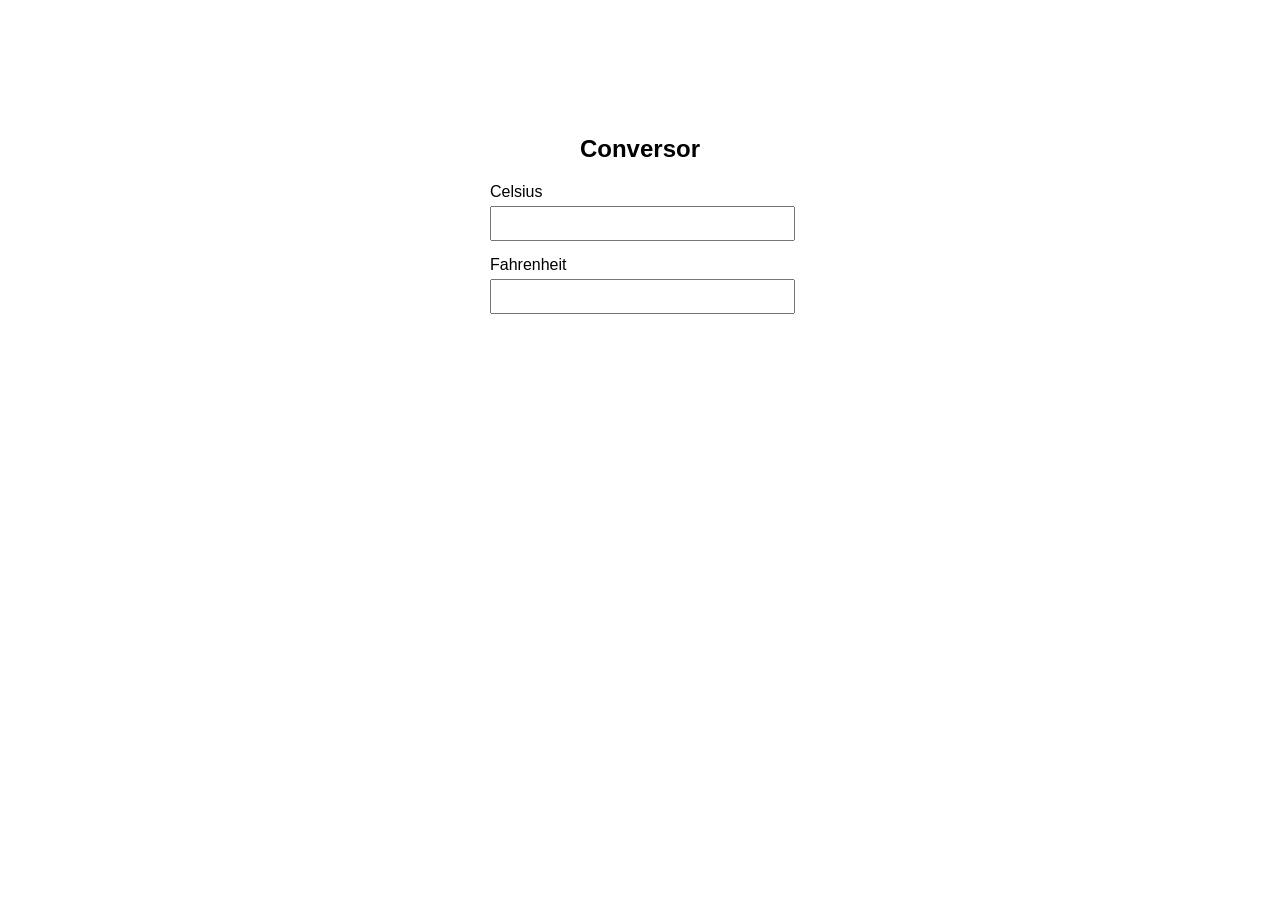
<file: dacio_2o_bim/celsius-fahrenheit.html>
<!DOCTYPE html>
<html lang="pt-br">
<head>
<meta charset="UTF-8">
<title>Conversor de Temperatura</title>

<style>

body{
    font-family: Arial;
    background-color: white;
}

#caixa{
    width: 300px;
    background-color: white;
    margin: auto;
    margin-top: 100px;
    padding: 15px;
}

h2{
    text-align: center;
}

input{
    width: 95%;
    padding: 8px;
    margin-top: 5px;
    margin-bottom: 15px;
}

</style>

</head>
<body>

<div id="caixa">

<h2>Conversor</h2>

<label>Celsius</label>
<input type="text" id="celsius">

<label>Fahrenheit</label>
<input type="text" id="fahrenheit">

</div>

<script>

let celsius = document.getElementById("celsius");
let fahrenheit = document.getElementById("fahrenheit");

celsius.onkeyup = function(){

    let valor = parseFloat(celsius.value);

    if(isNaN(valor)){
        fahrenheit.value = "";
    }
    else{
        fahrenheit.value = (valor * 9/5) + 32;
    }

}

fahrenheit.onkeyup = function(){

    let valor = parseFloat(fahrenheit.value);

    if(isNaN(valor)){
        celsius.value = "";
    }
    else{
        celsius.value = (valor - 32) * 5/9;
    }

}

</script>

</body>
</html>
</file>
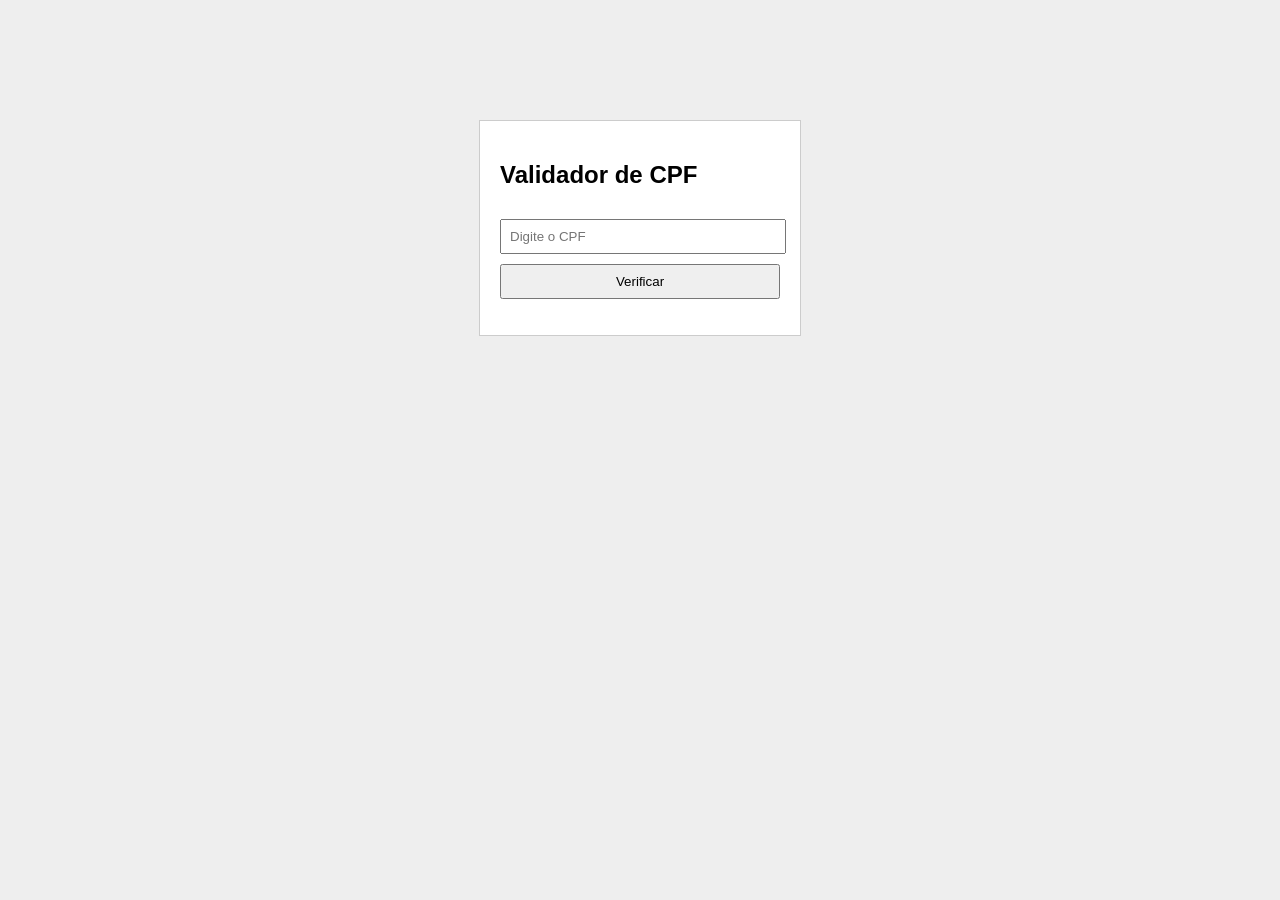
<file: dacio_2o_bim/cpf.html>
<!DOCTYPE html>
<html lang="pt-br">
<head>
<meta charset="UTF-8">
<title>Validador CPF</title>

<style>

body{
    background-color: #eeeeee;
    font-family: Arial;
}

#caixa{
    width: 280px;
    margin: auto;
    margin-top: 120px;
    background-color: white;
    padding: 20px;
    border: 1px solid #ccc;
}

input{
    width: 95%;
    padding: 8px;
    margin-top: 10px;
}

button{
    margin-top: 10px;
    padding: 8px;
    width: 100%;
}

#resultado{
    margin-top: 15px;
    font-weight: bold;
}

</style>

</head>
<body>

<div id="caixa">

<h2>Validador de CPF</h2>

<input type="text" id="cpf" placeholder="Digite o CPF">

<button onclick="verificarCPF()">Verificar</button>

<p id="resultado"></p>

</div>

<script>

function verificarCPF(){

    let cpf = document.getElementById("cpf").value;

    cpf = cpf.replace(/\D/g,'');

    let resultado = document.getElementById("resultado");

    if(validarCPF(cpf)){
        resultado.innerHTML = "CPF válido";
        resultado.style.color = "green";
    }
    else{
        resultado.innerHTML = "CPF inválido";
        resultado.style.color = "red";
    }

}

function validarCPF(cpf){

    if(cpf.length != 11){
        return false;
    }

    let iguais = true;

    for(let i = 1; i < 11; i++){

        if(cpf[i] != cpf[0]){
            iguais = false;
        }

    }

    if(iguais){
        return false;
    }

    let soma = 0;
    let resto;

    for(let i = 0; i < 9; i++){

        soma += parseInt(cpf[i]) * (10 - i);

    }

    resto = (soma * 10) % 11;

    if(resto == 10){
        resto = 0;
    }

    if(resto != parseInt(cpf[9])){
        return false;
    }

    soma = 0;

    for(let i = 0; i < 10; i++){

        soma += parseInt(cpf[i]) * (11 - i);

    }

    resto = (soma * 10) % 11;

    if(resto == 10){
        resto = 0;
    }

    if(resto != parseInt(cpf[10])){
        return false;
    }

    return true;

}

</script>

</body>
</html>
</file>
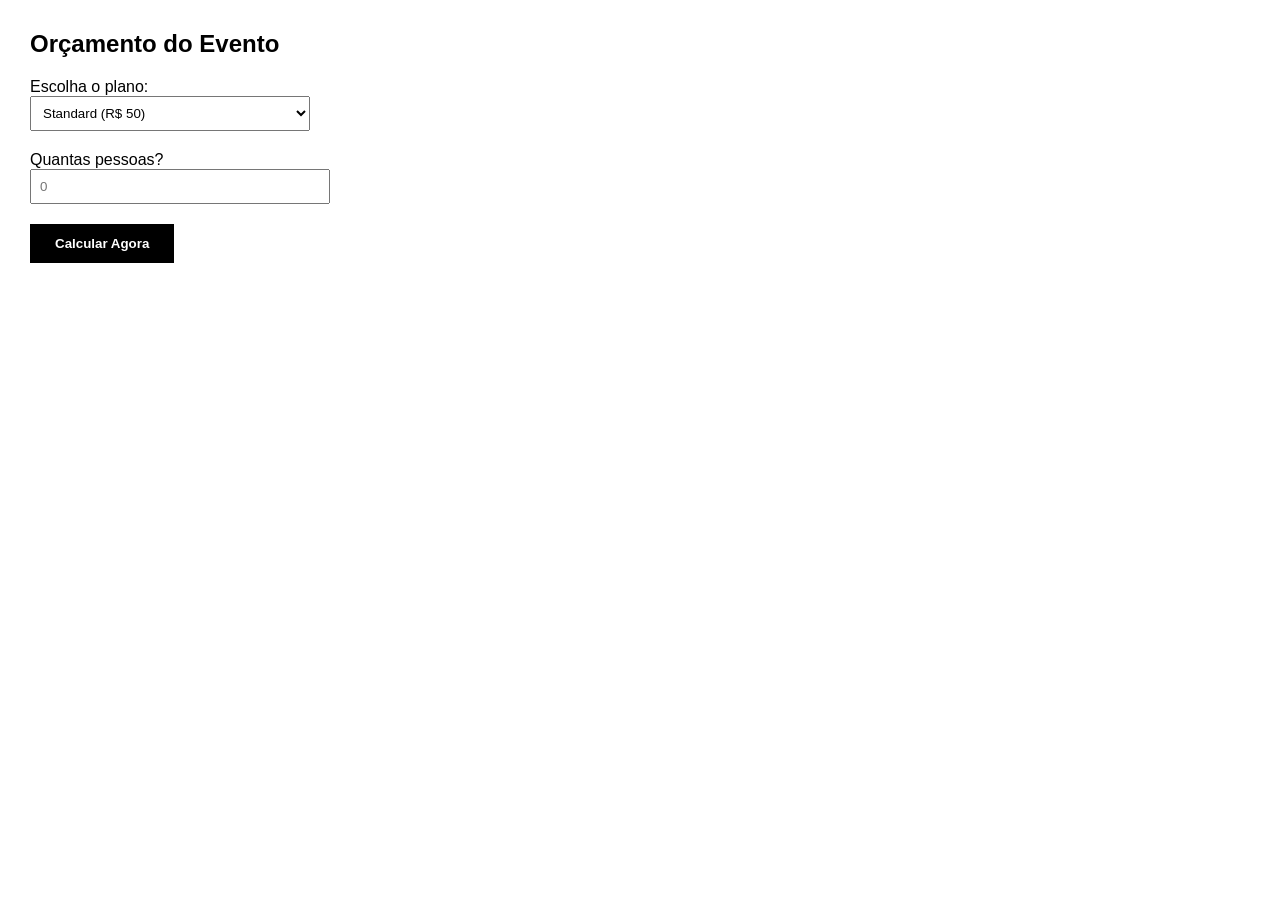
<file: dacio_2o_bim/Crédito_Festas _&_Eventos.html>
<!DOCTYPE html>
<html lang="pt-BR">
<head>
    <meta charset="UTF-8">
    <title>Calculadora de Eventos</title>
    <style>
        body {
            font-family: sans-serif;
            margin: 30px;
            background-color: white;
        }
        .campo {
            margin-bottom: 20px;
        }
        select, input {
            padding: 8px;
            width: 280px;
        }
        button {
            padding: 12px 25px;
            background-color:black;
            color: white;
            border: none;
            cursor: pointer;
            font-weight: bold;
        }
        #res {
            margin-top: 20px;
            padding: 15px;
            background: white;
            border-radius: 5px;
        }
    </style>
</head>
<body>

    <h2>Orçamento do Evento</h2>

    <div class="campo">
        <label>Escolha o plano:</label><br>
        <select id="escolha_plano">
            <option value="50">Standard (R$ 50)</option>
            <option value="80">Premium (R$ 80)</option>
            <option value="120">Infinity Deluxe (R$ 120)</option>
        </select>
    </div>

    <div class="campo">
        <label>Quantas pessoas?</label><br>
        <input type="number" id="qtd_pessoas" placeholder="0">
    </div>

    <button onclick="fazerCalculo()">Calcular Agora</button>

    <div id="res"></div>

    <script>
        function fazerCalculo() {
            // Pegando os dados do formulário
            let preco_pessoa = parseFloat(document.getElementById("escolha_plano").value);
            let total_gente = parseInt(document.getElementById("qtd_pessoas").value);

            // Validando se preencheu a quantidade
            if (!total_gente || total_gente <= 0) {
                alert("Precisa colocar a quantidade de pessoas!");
                return;
            }

            let custo_inicial = preco_pessoa * total_gente;
            let servico = custo_inicial * 0.10;
            let total_parcial = custo_inicial + servico;
            
            let desconto = 0;
            if (total_gente > 100) {
                desconto = total_parcial * 0.05;
            }

            let total_final = total_parcial - desconto;

            // Mostrando na tela
            let div_resultado = document.getElementById("res");
            div_resultado.style.display = "block";
            
            div_resultado.innerHTML = `
                <b>Resumo do Pedido:</b><br><br>
                Valor base: R$ ${custo_inicial.toFixed(2)}<br>
                Taxa de serviço: R$ ${servico.toFixed(2)}<br>
                Desconto aplicado: R$ ${desconto.toFixed(2)}<br>
                <hr>
                <strong>Total a pagar: R$ ${total_final.toFixed(2)}</strong>
            `;
        }
    </script>
</body>
</html>
</file>
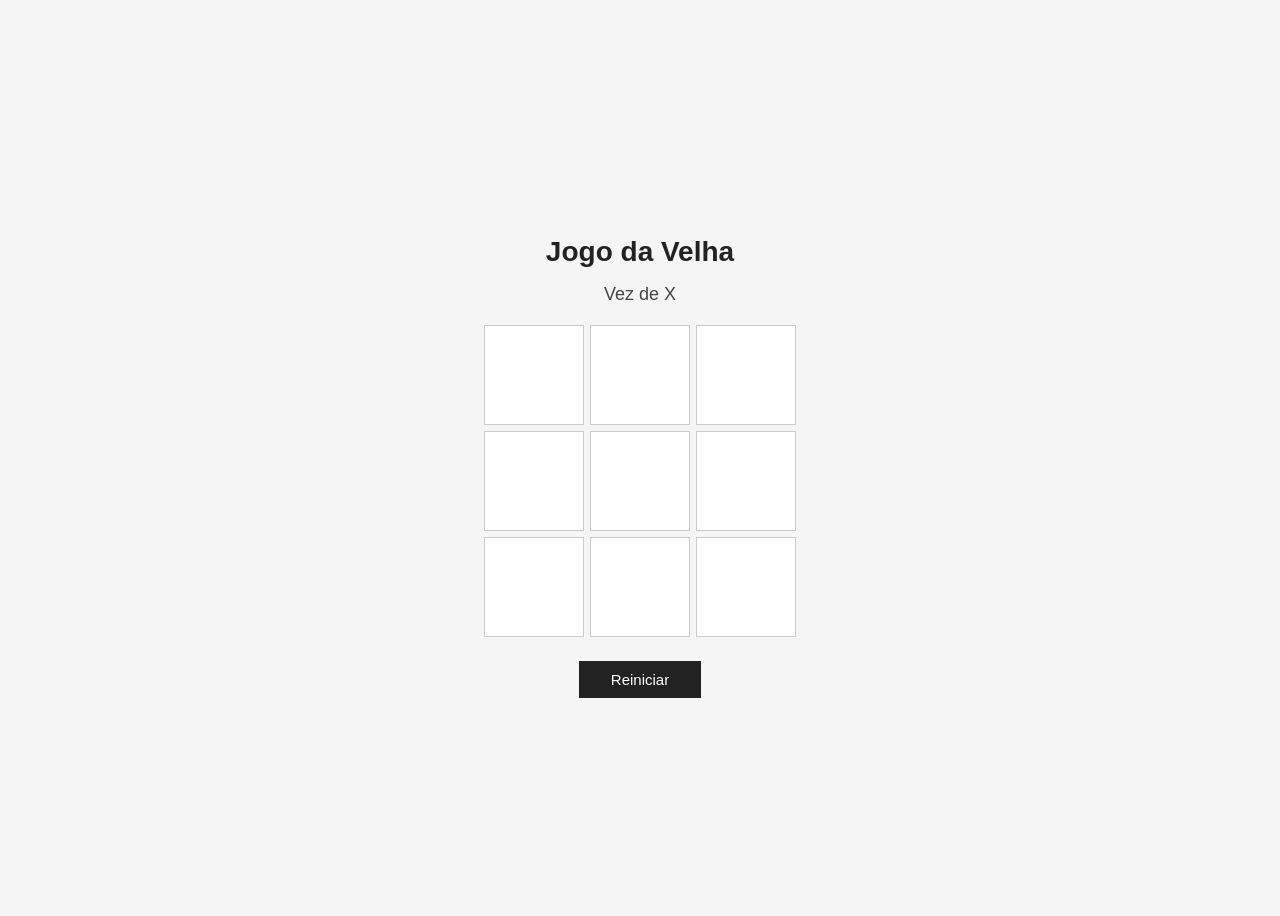
<file: dacio_2o_bim/jogodavelha.html>
<!DOCTYPE html>
<html lang="pt-br">
<head>
  <meta charset="UTF-8">
  <title>Jogo da Velha</title>
  <style>
    body {
      font-family: Arial, sans-serif;
      background: #f5f5f5;
      display: flex;
      justify-content: center;
      align-items: center;
      min-height: 100vh;
    }

    .container {
      text-align: center;
    }

    h1 {
      font-size: 28px;
      margin-bottom: 16px;
      color: #222;
    }

    #status {
      font-size: 18px;
      color: #444;
      margin-bottom: 20px;
    }

    .board {
      display: grid;
      grid-template-columns: repeat(3, 100px);
      grid-template-rows: repeat(3, 100px);
      gap: 6px;
      margin: 0 auto 24px;
      width: fit-content;
    }

    .cell {
      width: 100px;
      height: 100px;
      background: #fff;
      border: 1px solid #ccc;
      font-size: 44px;
      font-weight: bold;
      cursor: pointer;
      color: #222;
    }

    .cell:hover:not(.tomada) {
      background: #eee;
    }

    .cell.tomada { cursor: default; }
    .cell.x { color: #2563eb; }
    .cell.o { color: #dc2626; }
    .cell.vencedora { background: #f0f0f0; border-color: #888; }

    #reiniciar {
      background: #222;
      color: #fff;
      border: none;
      padding: 10px 32px;
      font-size: 15px;
      cursor: pointer;
    }

    #reiniciar:hover { background: #444; }
  </style>
</head>
<body>

<div class="container">
  <h1>Jogo da Velha</h1>
  <div id="status">Vez de X</div>
  <div class="board">
    <button class="cell" onclick="jogar(0)"></button>
    <button class="cell" onclick="jogar(1)"></button>
    <button class="cell" onclick="jogar(2)"></button>
    <button class="cell" onclick="jogar(3)"></button>
    <button class="cell" onclick="jogar(4)"></button>
    <button class="cell" onclick="jogar(5)"></button>
    <button class="cell" onclick="jogar(6)"></button>
    <button class="cell" onclick="jogar(7)"></button>
    <button class="cell" onclick="jogar(8)"></button>
  </div>
  <button id="reiniciar" onclick="reiniciar()">Reiniciar</button>
</div>

<script>
  var tabuleiro = Array(9).fill(null);
  var atual = 'X';
  var fim = false;

  var combinacoes = [
    [0,1,2],[3,4,5],[6,7,8],
    [0,3,6],[1,4,7],[2,5,8],
    [0,4,8],[2,4,6]
  ];

  function jogar(i) {
    if (fim || tabuleiro[i]) return;
    tabuleiro[i] = atual;
    var celulas = document.querySelectorAll('.cell');
    celulas[i].textContent = atual;
    celulas[i].classList.add('tomada', atual.toLowerCase());

    var combo = verificarVencedor();
    if (combo) {
      combo.forEach(function(idx) { celulas[idx].classList.add('vencedora'); });
      document.getElementById('status').textContent = atual + ' venceu!';
      fim = true;
      return;
    }

    if (tabuleiro.every(function(v) { return v; })) {
      document.getElementById('status').textContent = 'Empatou!';
      fim = true;
      return;
    }

    atual = atual === 'X' ? 'O' : 'X';
    document.getElementById('status').textContent = 'Vez de ' + atual;
  }

  function verificarVencedor() {
    for (var i = 0; i < combinacoes.length; i++) {
      var a = combinacoes[i][0], b = combinacoes[i][1], c = combinacoes[i][2];
      if (tabuleiro[a] && tabuleiro[a] === tabuleiro[b] && tabuleiro[a] === tabuleiro[c]) {
        return combinacoes[i];
      }
    }
    return null;
  }

  function reiniciar() {
    tabuleiro = Array(9).fill(null);
    atual = 'X';
    fim = false;
    document.getElementById('status').textContent = 'Vez de X';
    document.querySelectorAll('.cell').forEach(function(cel) {
      cel.textContent = '';
      cel.className = 'cell';
    });
  }
</script>

</body>
</html>
</file>
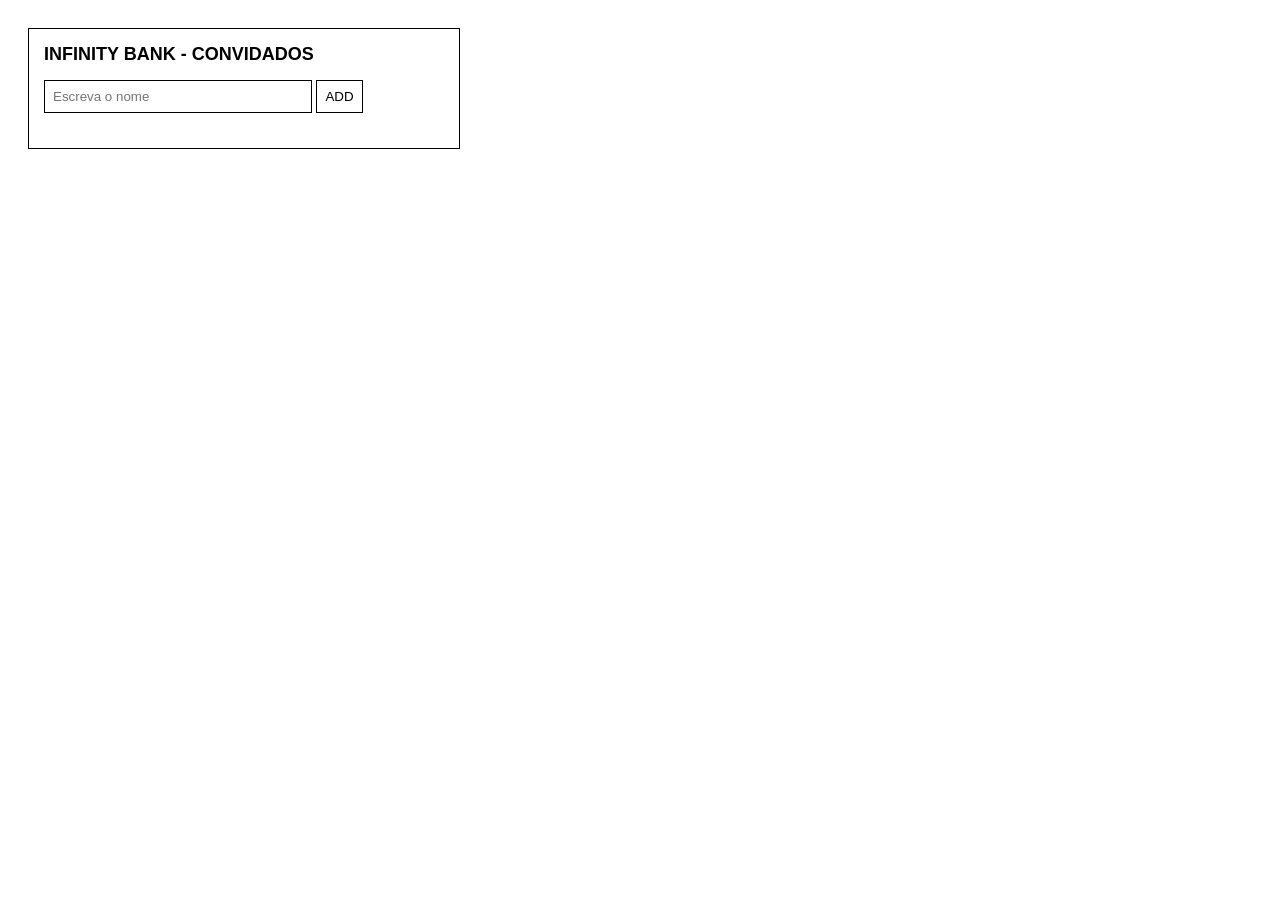
<file: dacio_2o_bim/lista_convidados_VIP.html>
<!DOCTYPE html>
<html lang="pt-BR">
<head>
    <meta charset="UTF-8">
    <title>Lista VIP - Simples</title>
    <style>
        body {
            font-family: Arial, sans-serif;
            padding: 20px;
            background: white;
            color: black;
        }

        .box {
            width: 400px;
            border: 1px solid black;
            padding: 15px;
        }

        h2 {
            margin-top: 0;
            text-transform: uppercase;
            font-size: 18px;
        }

        input {
            padding: 8px;
            border: 1px solid black;
            width: 250px;
        }

        button {
            padding: 8px;
            background: white;
            border: 1px solid black;
            cursor: pointer;
        }

        button:hover {
            background: white;
        }

        ul {
            padding-left: 20px;
            margin-top: 20px;
        }

        li {
            margin-bottom: 10px;
            border-bottom: 1px dotted white;
            padding-bottom: 5px;
        }

        .riscado {
            text-decoration: line-through;
            color: grey;
        }

        .btns {
            margin-left: 10px;
        }

        .btns button {
            padding: 2px 5px;
            font-size: 10px;
        }
    </style>
</head>
<body>

<div class="box">
    <h2>Infinity Bank - Convidados</h2>
    
    <input type="text" id="nomeInput" placeholder="Escreva o nome">
    <button id="addBtn">ADD</button>

    <ul id="lista"></ul>
</div>

<script>
    var lista = document.getElementById("lista");
    var input = document.getElementById("nomeInput");
    var btn = document.getElementById("addBtn");
    
    var convidados = [];
    btn.onclick = function() {
        var valor = input.value;
        
        if (valor.trim() === "") {
            alert("Escreva algo!");
            return;
        }

        convidados.push({
            nome: valor,
            chegou: false
        });

        input.value = ""; 
        desenharLista();
    };

    function desenharLista() {
        lista.innerHTML = ""; 
        for (var i = 0; i < convidados.length; i++) {
            var li = document.createElement("li");
            var item = convidados[i];

            var span = document.createElement("span");
            span.innerHTML = item.nome;
            if (item.chegou) {
                span.className = "riscado";
            }

            var b1 = "<button onclick='check(" + i + ")'>OK</button>";
            var b2 = "<button onclick='edit(" + i + ")'>EDT</button>";
            var b3 = "<button onclick='del(" + i + ")'>DEL</button>";

            li.appendChild(span);
            var div = document.createElement("div");
            div.className = "btns";
            div.innerHTML = b1 + b2 + b3;
            li.appendChild(div);

            lista.appendChild(li);
        }
    }

    window.check = function(pos) {
        convidados[pos].chegou = !convidados[pos].chegou;
        desenharLista();
    };

    window.del = function(pos) {
        convidados.splice(pos, 1);
        desenharLista();
    };

    window.edit = function(pos) {
        var novo = prompt("Novo nome:", convidados[pos].nome);
        if (novo) {
            convidados[pos].nome = novo;
            desenharLista();
        }
    };

</script>

</body>
</html>
</file>
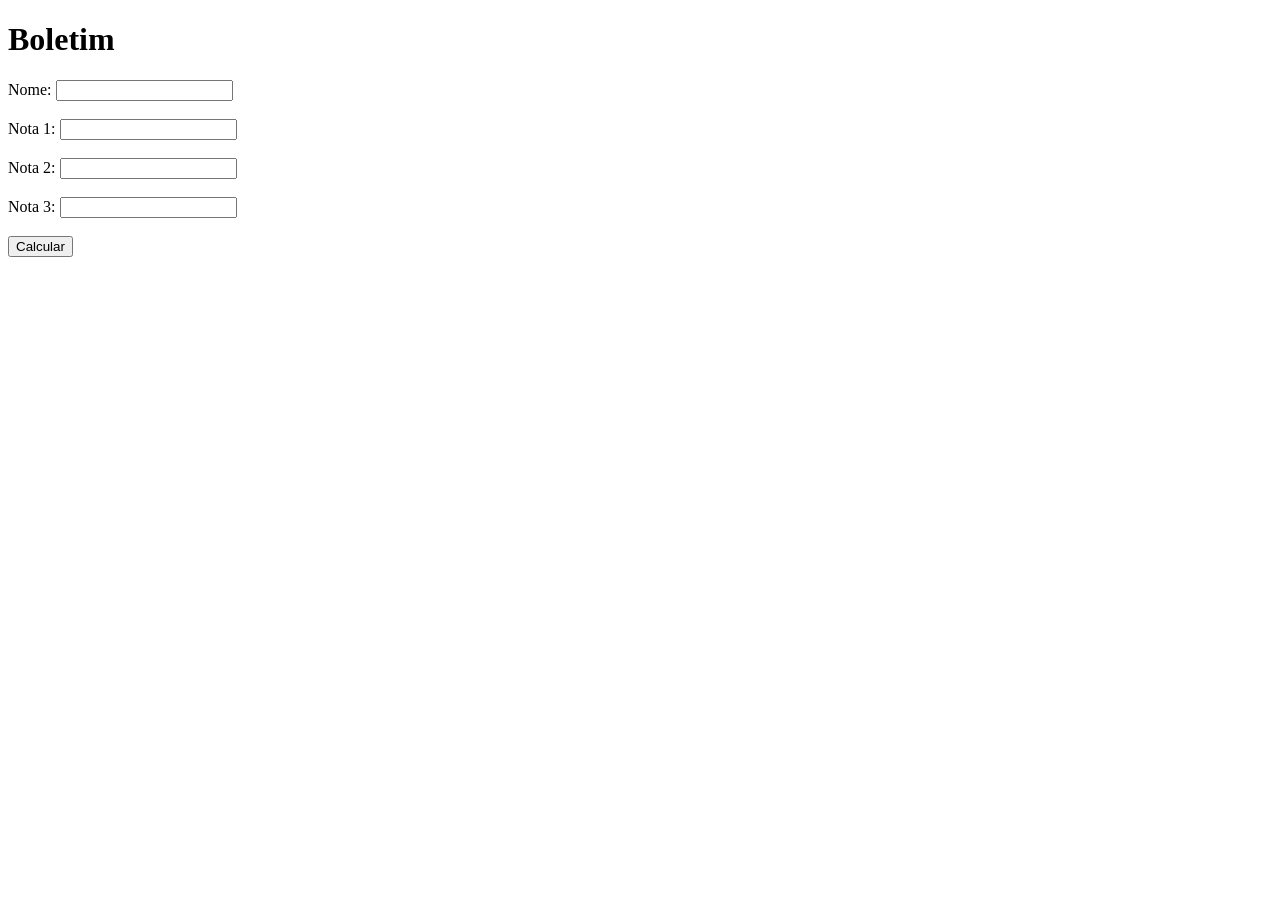
<file: dacio_2o_bim/media_escolar.html>
<!DOCTYPE html>
<html>
<head>
    <title>Boletim</title>
</head>

<body>

    <h1>Boletim</h1>

    Nome:
    <input type="text" id="nome">
    <br><br>

    Nota 1:
    <input type="number" id="n1">
    <br><br>

    Nota 2:
    <input type="number" id="n2">
    <br><br>

    Nota 3:
    <input type="number" id="n3">
    <br><br>

    <button id="botao">Calcular</button>

    <h2 id="resultado"></h2>

    <script>

        let botao = document.getElementById("botao")

        botao.addEventListener("click", function() {

            let nome = document.getElementById("nome").value

            let n1 = Number(document.getElementById("n1").value)
            let n2 = Number(document.getElementById("n2").value)
            let n3 = Number(document.getElementById("n3").value)

            let media = (n1 + n2 + n3) / 3

            let resultado = document.getElementById("resultado")

            if(media >= 7) {

                resultado.innerHTML = nome + " foi aprovado com média " + media.toFixed(2)

                resultado.style.color = "blue"

            }

            else if(media >= 4) {

                let falta = 10 - media

                resultado.innerHTML = nome + " ficou de exame. Faltam " + falta.toFixed(2) + " pontos pra 10"

                resultado.style.color = "green"

            }

            else {

                resultado.innerHTML = nome + " foi reprovado com média " + media.toFixed(2)

                resultado.style.color = "red"

            }

        })

    </script>

</body>
</html>
</file>
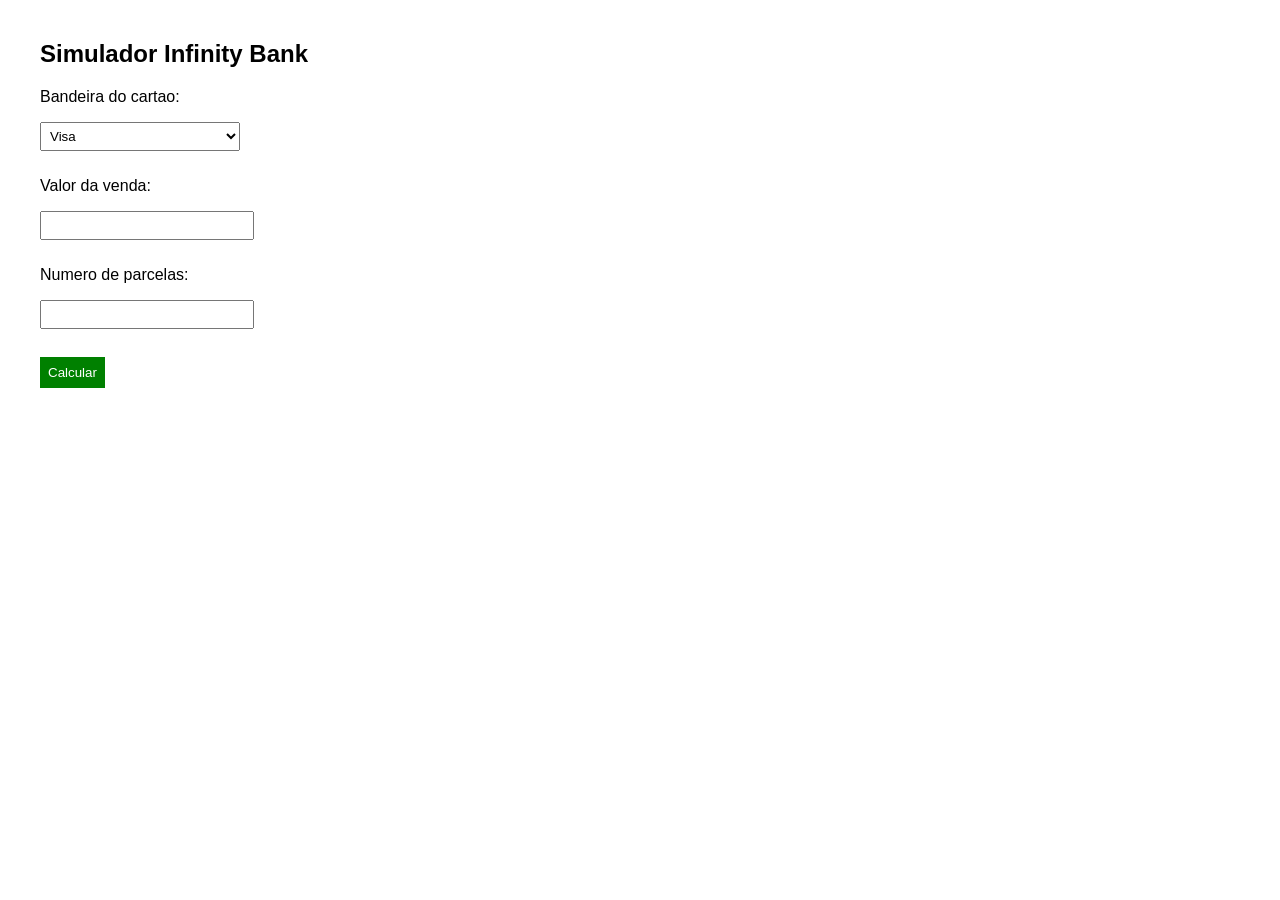
<file: dacio_2o_bim/taxas_infinity_bank.html>
<!DOCTYPE html>
<html lang="pt-BR">
<head>
    <meta charset="UTF-8">
    <title>Infinity Bank</title>
    <style>
        body{
            font-family: Arial;
            margin: 40px;
        }

        input, select{
            margin-bottom: 10px;
            padding: 5px;
            width: 200px;
        }

        button{
            padding: 8px;
            background-color: green;
            color: white;
            border: none;
            cursor: pointer;
        }

        #resultado{
            margin-top: 20px;
        }
    </style>
</head>
<body>

    <h2>Simulador Infinity Bank</h2>

    <p>Bandeira do cartao:</p>
    <select id="bandeira">
        <option value="visa">Visa</option>
        <option value="master">Mastercard</option>
        <option value="elo">Elo</option>
    </select>
    <br>

    <p>Valor da venda:</p>
    <input type="number" id="valor">
    <br>

    <p>Numero de parcelas:</p>
    <input type="number" id="parcelas">
    <br><br>

    <button onclick="calcular()">Calcular</button>

    <div id="resultado"></div>

    <script>
        function calcular(){

            var bandeira = document.getElementById("bandeira").value
            var valor = Number(document.getElementById("valor").value)
            var parcelas = Number(document.getElementById("parcelas").value)

            var taxa = 0

            if(bandeira == "visa"){
                taxa = 0.02
            }
            else if(bandeira == "master"){
                taxa = 0.02
            }
            else{
                taxa = 0.03
            }

            var taxaBandeira = valor * taxa
            var juros = valor * 0.0035 * parcelas
            var taxaMes = parcelas * 12.50
            var total = valor + taxaBandeira + juros + taxaMes
            var parcela = total / parcelas

            document.getElementById("resultado").innerHTML =
                "Bandeira: " + bandeira + "<br>" +
                "Taxa bandeira: R$ " + taxaBandeira.toFixed(2) + "<br>" +
                "Juros: R$ " + juros.toFixed(2) + "<br>" +
                "Taxa mensal: R$ " + taxaMes.toFixed(2) + "<br>" +
                "Total: R$ " + total.toFixed(2) + "<br><br>" +
                "Valor da parcela: R$ " + parcela.toFixed(2)
        }
    </script>

</body>
</html>
</file>
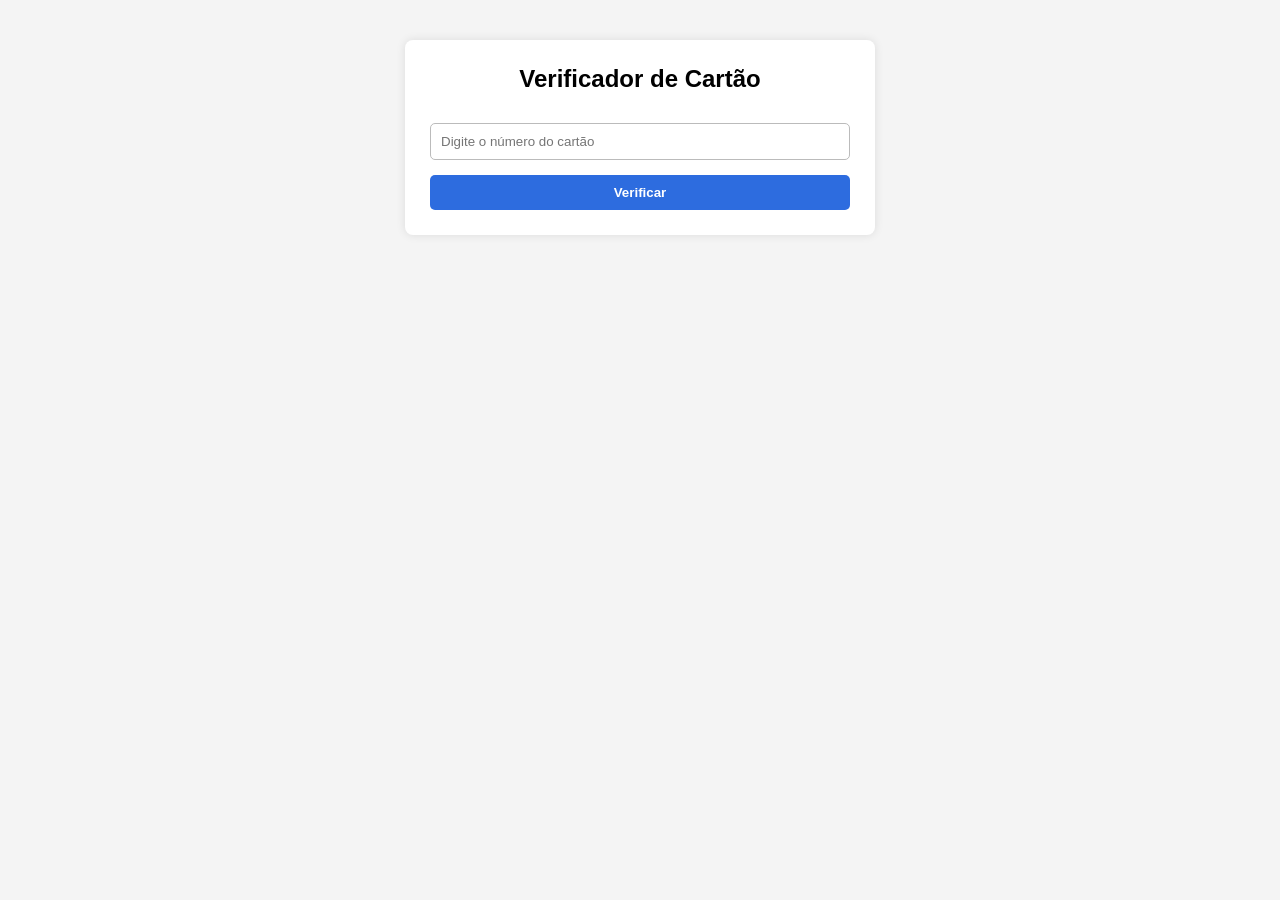
<file: dacio_2o_bim/Validador_Segurança_Infinity.html>
<!DOCTYPE html>
<html lang="pt-BR">

<head>
    <meta charset="UTF-8">
    <title>Verificador de Cartão</title>

    <style>
        body {
            font-family: Arial, sans-serif;
            background-color: #f4f4f4;
            margin: 0;
            padding: 40px;
        }

        .caixa {
            background-color: white;
            max-width: 420px;
            margin: auto;
            padding: 25px;
            border-radius: 8px;
            box-shadow: 0 0 10px rgba(0,0,0,0.1);
        }

        h2 {
            margin-top: 0;
            text-align: center;
        }

        input {
            width: 100%;
            padding: 10px;
            margin-top: 10px;
            box-sizing: border-box;
            border: 1px solid #bbb;
            border-radius: 5px;
        }

        button {
            width: 100%;
            margin-top: 15px;
            padding: 10px;
            border: none;
            background-color: #2d6cdf;
            color: white;
            font-weight: bold;
            border-radius: 5px;
            cursor: pointer;
        }

        button:hover {
            background-color: #1f54b5;
        }

        .resultado {
            margin-top: 20px;
            display: none;
            border-top: 1px solid #ddd;
            padding-top: 15px;
        }

        .erro {
            color: #c62828;
            font-weight: bold;
        }

        .ok {
            color: #2e7d32;
            font-weight: bold;
        }

        p {
            margin: 8px 0;
        }
    </style>
</head>

<body>

    <div class="caixa">

        <h2>Verificador de Cartão</h2>

        <input 
            type="text" 
            id="numeroCartao"
            placeholder="Digite o número do cartão"
        >

        <button onclick="verificarCartao()">
            Verificar
        </button>

        <div class="resultado" id="resultado">

            <p>
                <strong>Status:</strong>
                <span id="status"></span>
            </p>

            <p>
                <strong>Bandeira:</strong>
                <span id="bandeira"></span>
            </p>

            <p>
                <strong>IIN:</strong>
                <span id="iin"></span>
            </p>

            <p>
                <strong>Categoria:</strong>
                <span id="categoria"></span>
            </p>

        </div>

    </div>

    <script>

        function verificarCartao() {

            let entrada = document.getElementById("numeroCartao").value;

            let numero = entrada.replace(/\D/g, "");

            let status = document.getElementById("status");
            let bandeira = document.getElementById("bandeira");
            let iin = document.getElementById("iin");
            let categoria = document.getElementById("categoria");
            let resultado = document.getElementById("resultado");

            resultado.style.display = "block";

            if (numero.length < 13 || numero.length > 19) {

                status.innerText = "Número inválido";
                status.className = "erro";

                limparResultado();
                return;
            }

            let soma = 0;
            let multiplicar = false;

            for (let i = numero.length - 1; i >= 0; i--) {

                let digito = Number(numero[i]);

                if (multiplicar) {

                    digito = digito * 2;

                    if (digito > 9) {
                        digito -= 9;
                    }
                }

                soma += digito;

                multiplicar = !multiplicar;
            }

            if (soma % 10 !== 0) {

                status.innerText = "Cartão inválido";
                status.className = "erro";

                limparResultado();
                return;
            }

            status.innerText = "Cartão válido";
            status.className = "ok";

            iin.innerText = numero.substring(0, 6);

            let tipo = "Desconhecida";

            if (numero.startsWith("4")) {
                tipo = "Visa";
            }
            else if (
                numero.startsWith("51") ||
                numero.startsWith("52") ||
                numero.startsWith("53") ||
                numero.startsWith("54") ||
                numero.startsWith("55")
            ) {
                tipo = "Mastercard";
            }
            else if (
                numero.startsWith("34") ||
                numero.startsWith("37")
            ) {
                tipo = "American Express";
            }

            bandeira.innerText = tipo;

            let primeiroDigito = numero[0];

            switch (primeiroDigito) {

                case "3":
                    categoria.innerText = "Viagens e entretenimento";
                    break;

                case "4":
                case "5":
                    categoria.innerText = "Financeiro";
                    break;

                case "6":
                    categoria.innerText = "Comércio e serviços";
                    break;

                default:
                    categoria.innerText = "Outros";
            }
        }

        function limparResultado() {

            document.getElementById("bandeira").innerText = "-";
            document.getElementById("iin").innerText = "-";
            document.getElementById("categoria").innerText = "-";
        }

    </script>

</body>

</html>
</file>
